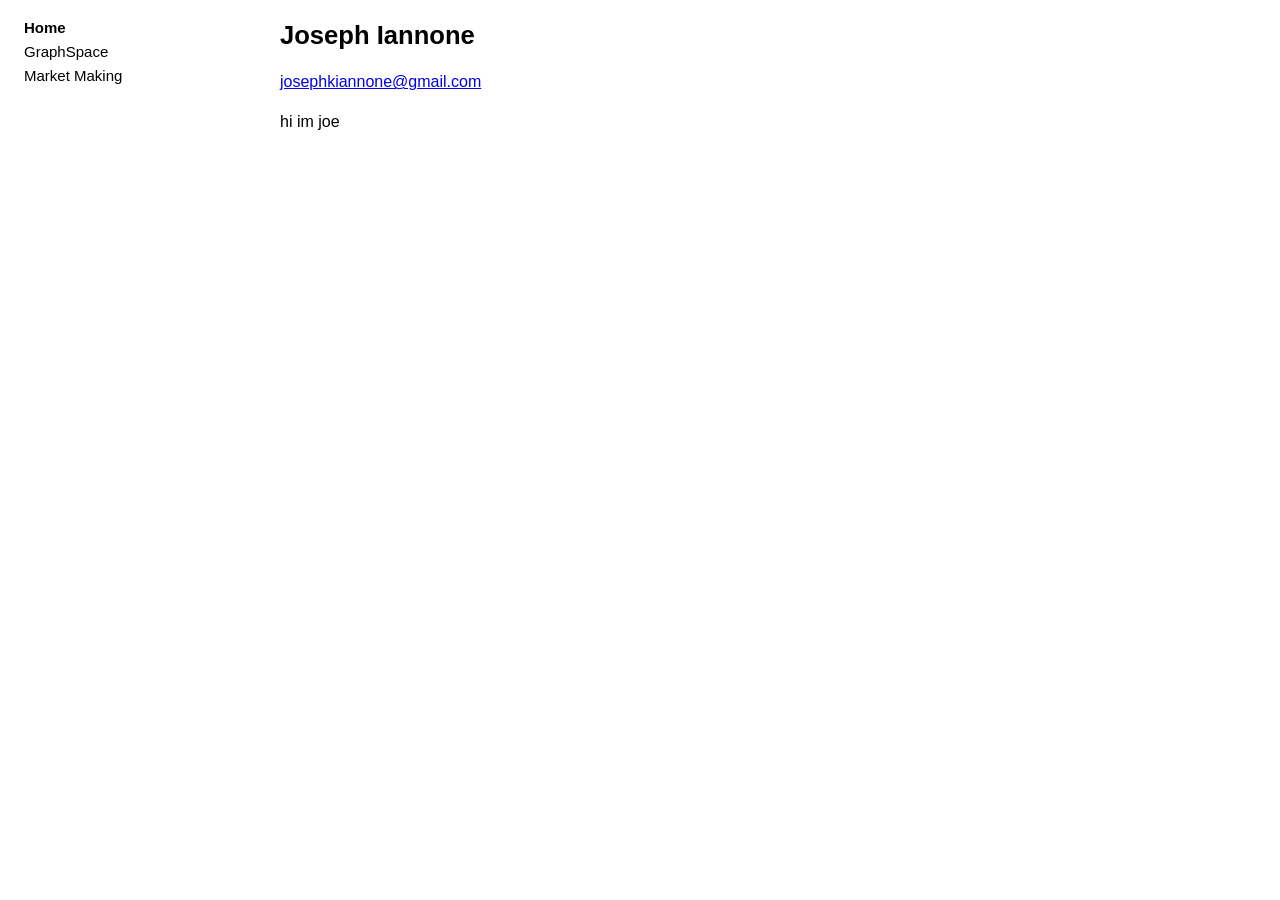
<file: index.html>
<!DOCTYPE html>
<html lang="en">
<head>
<meta charset="UTF-8">
<meta name="viewport" content="width=device-width, initial-scale=1.0">
<title>Joseph Iannone</title>
<style>
body { margin: 0 auto; max-width: 720px; padding: 16px; background: #fff; color: #000; font-family: Arial, Helvetica, sans-serif; font-size: 16px; line-height: 1.5; }
h1 { font-size: 1.6em; margin: 0 0 0.3em; }
</style>
<link rel="stylesheet" href="/site.css">
</head>
<body>
<nav class="dir" aria-label="Site"><ul><li><a href="/" aria-current="page">Home</a></li><li><a href="/graphspace/">GraphSpace</a></li><li><a href="/market-making/">Market Making</a></li></ul></nav>
<h1>Joseph Iannone</h1>
<p><a href="mailto:josephkiannone@gmail.com">josephkiannone@gmail.com</a></p>
<p>hi im joe</p>
</body>
</html>
</file>
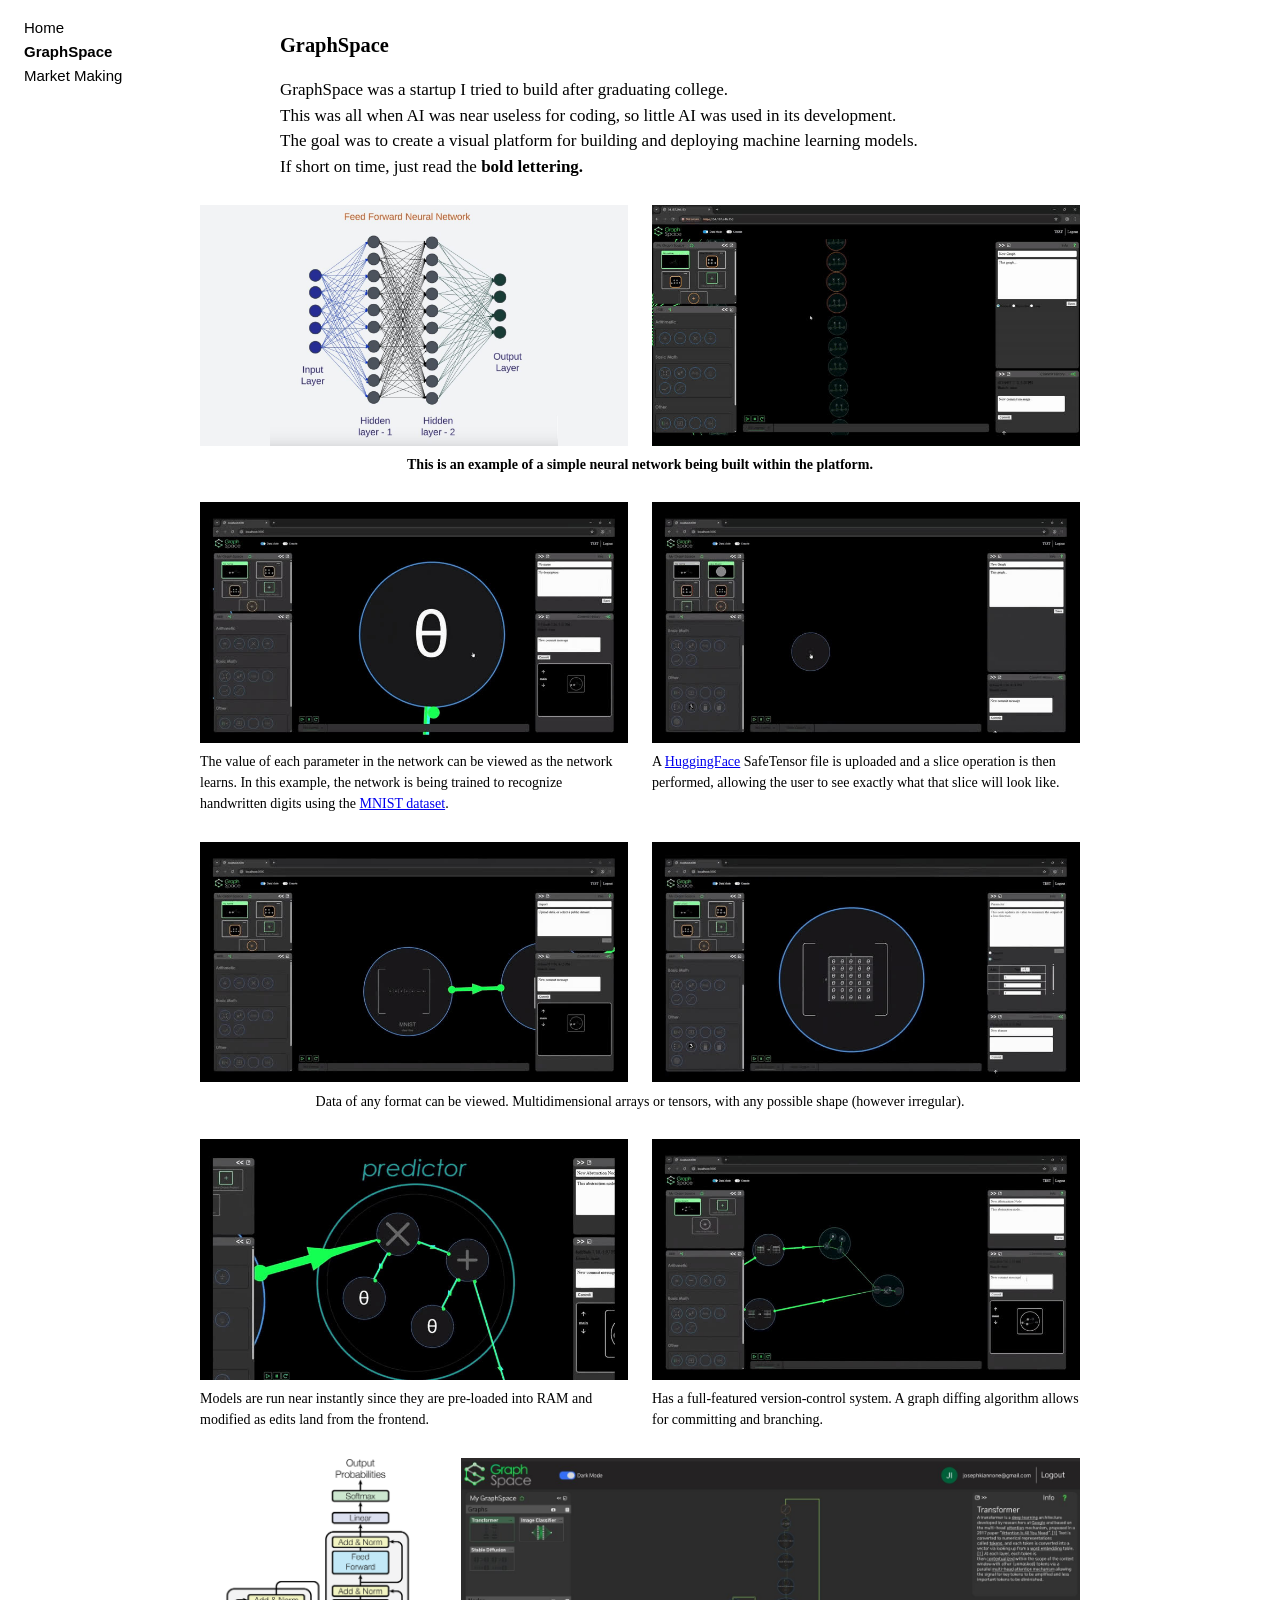
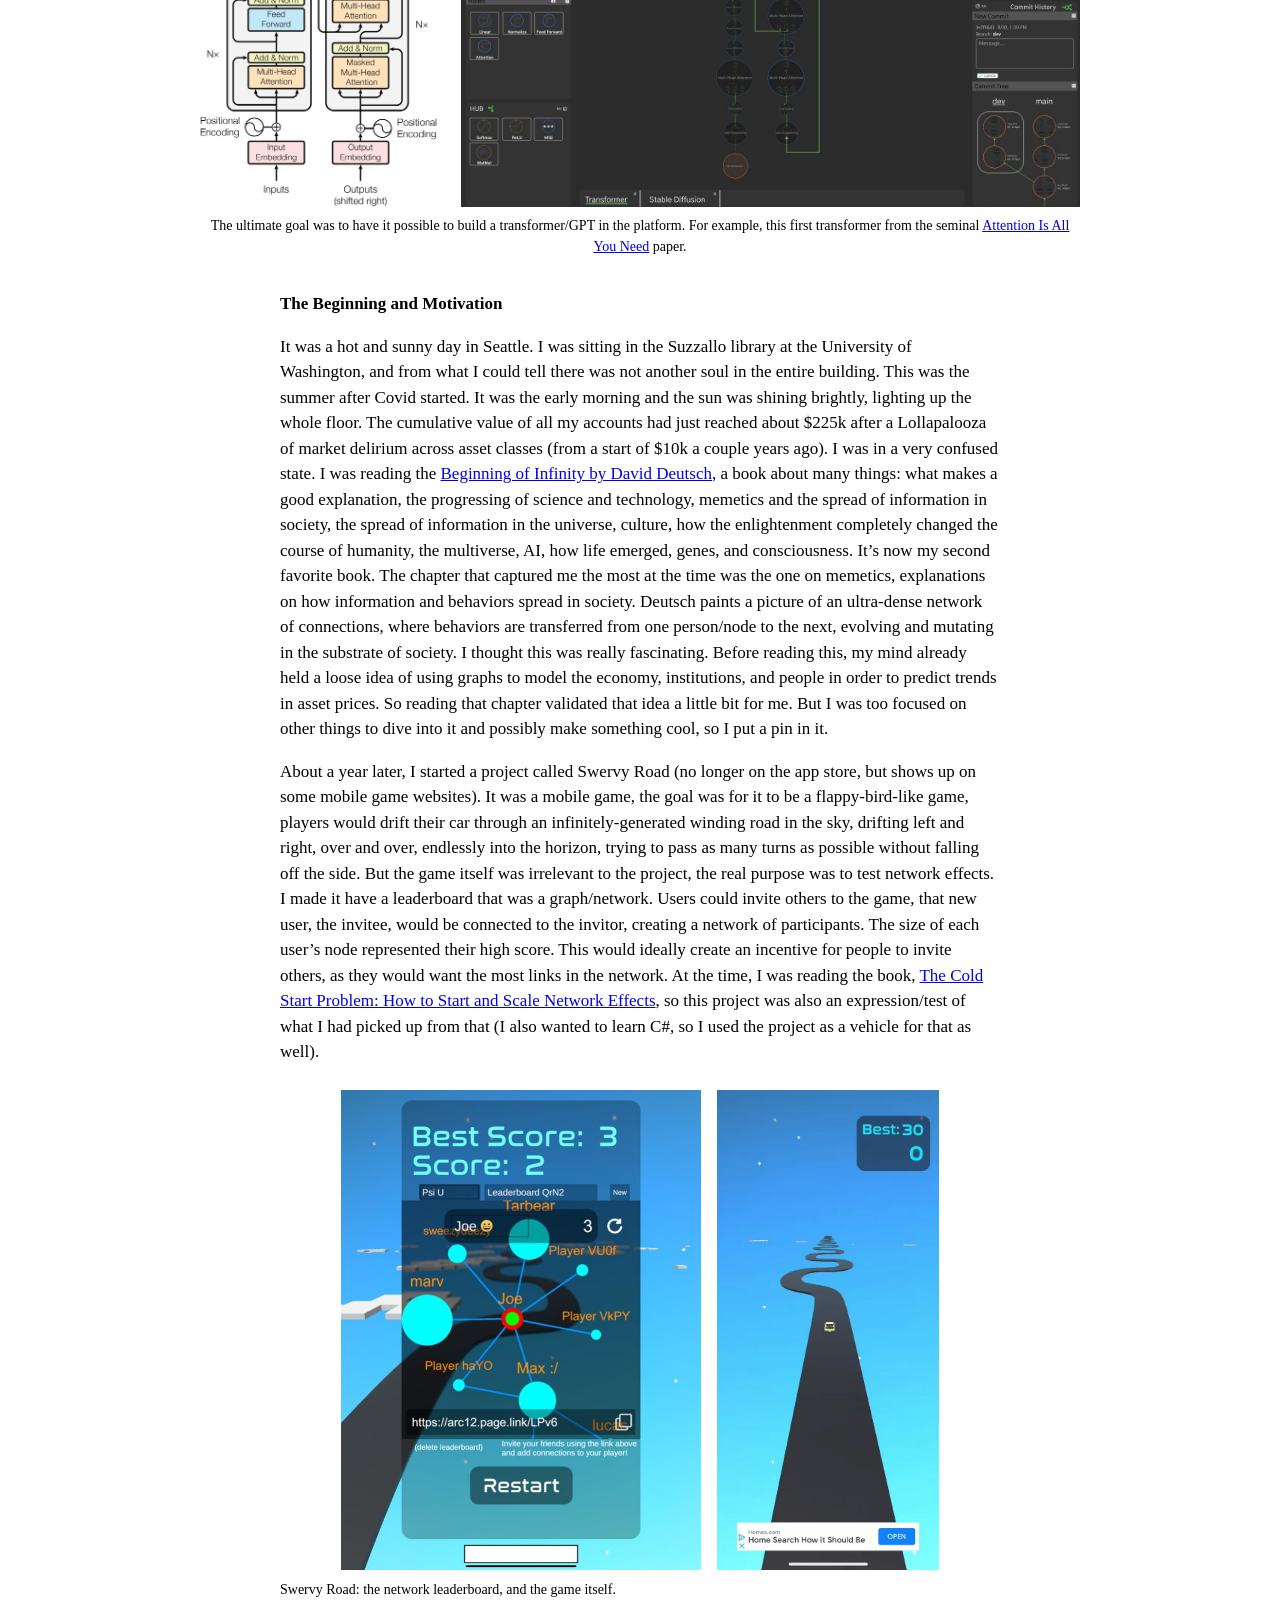
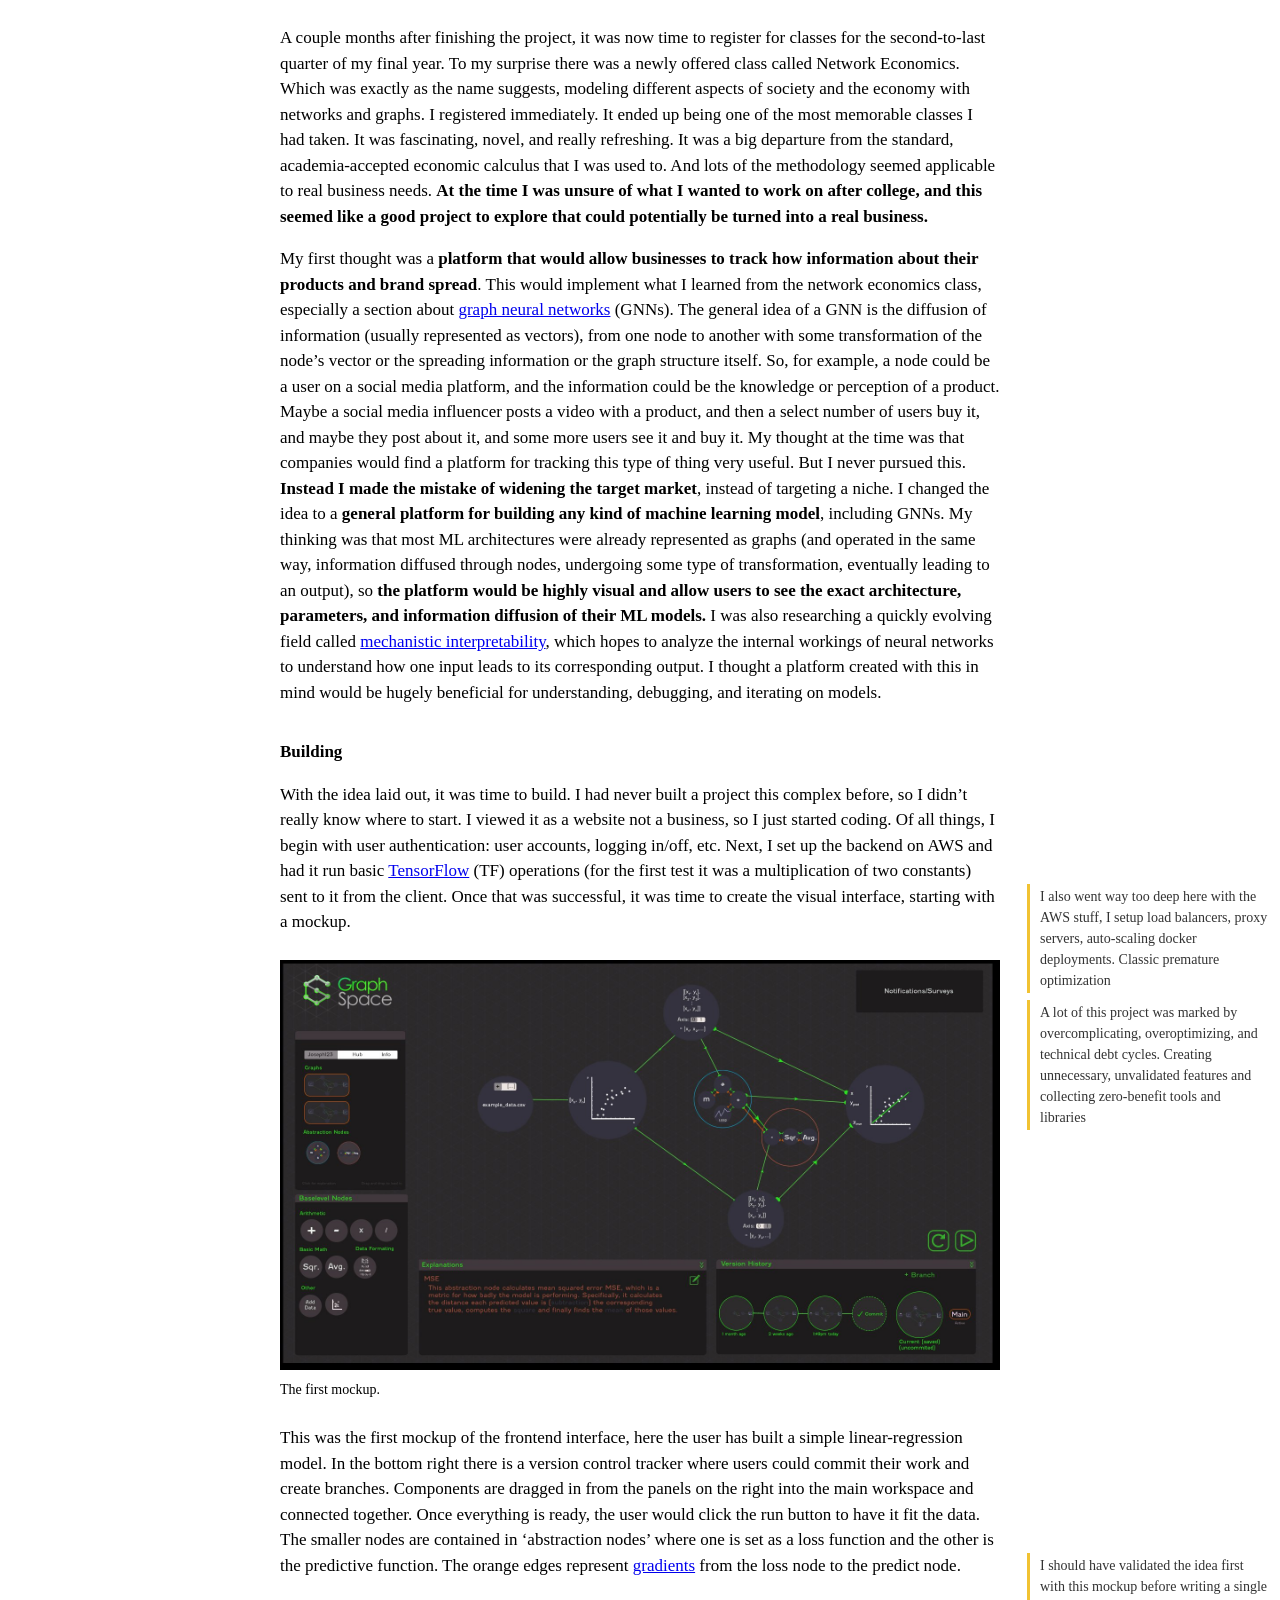
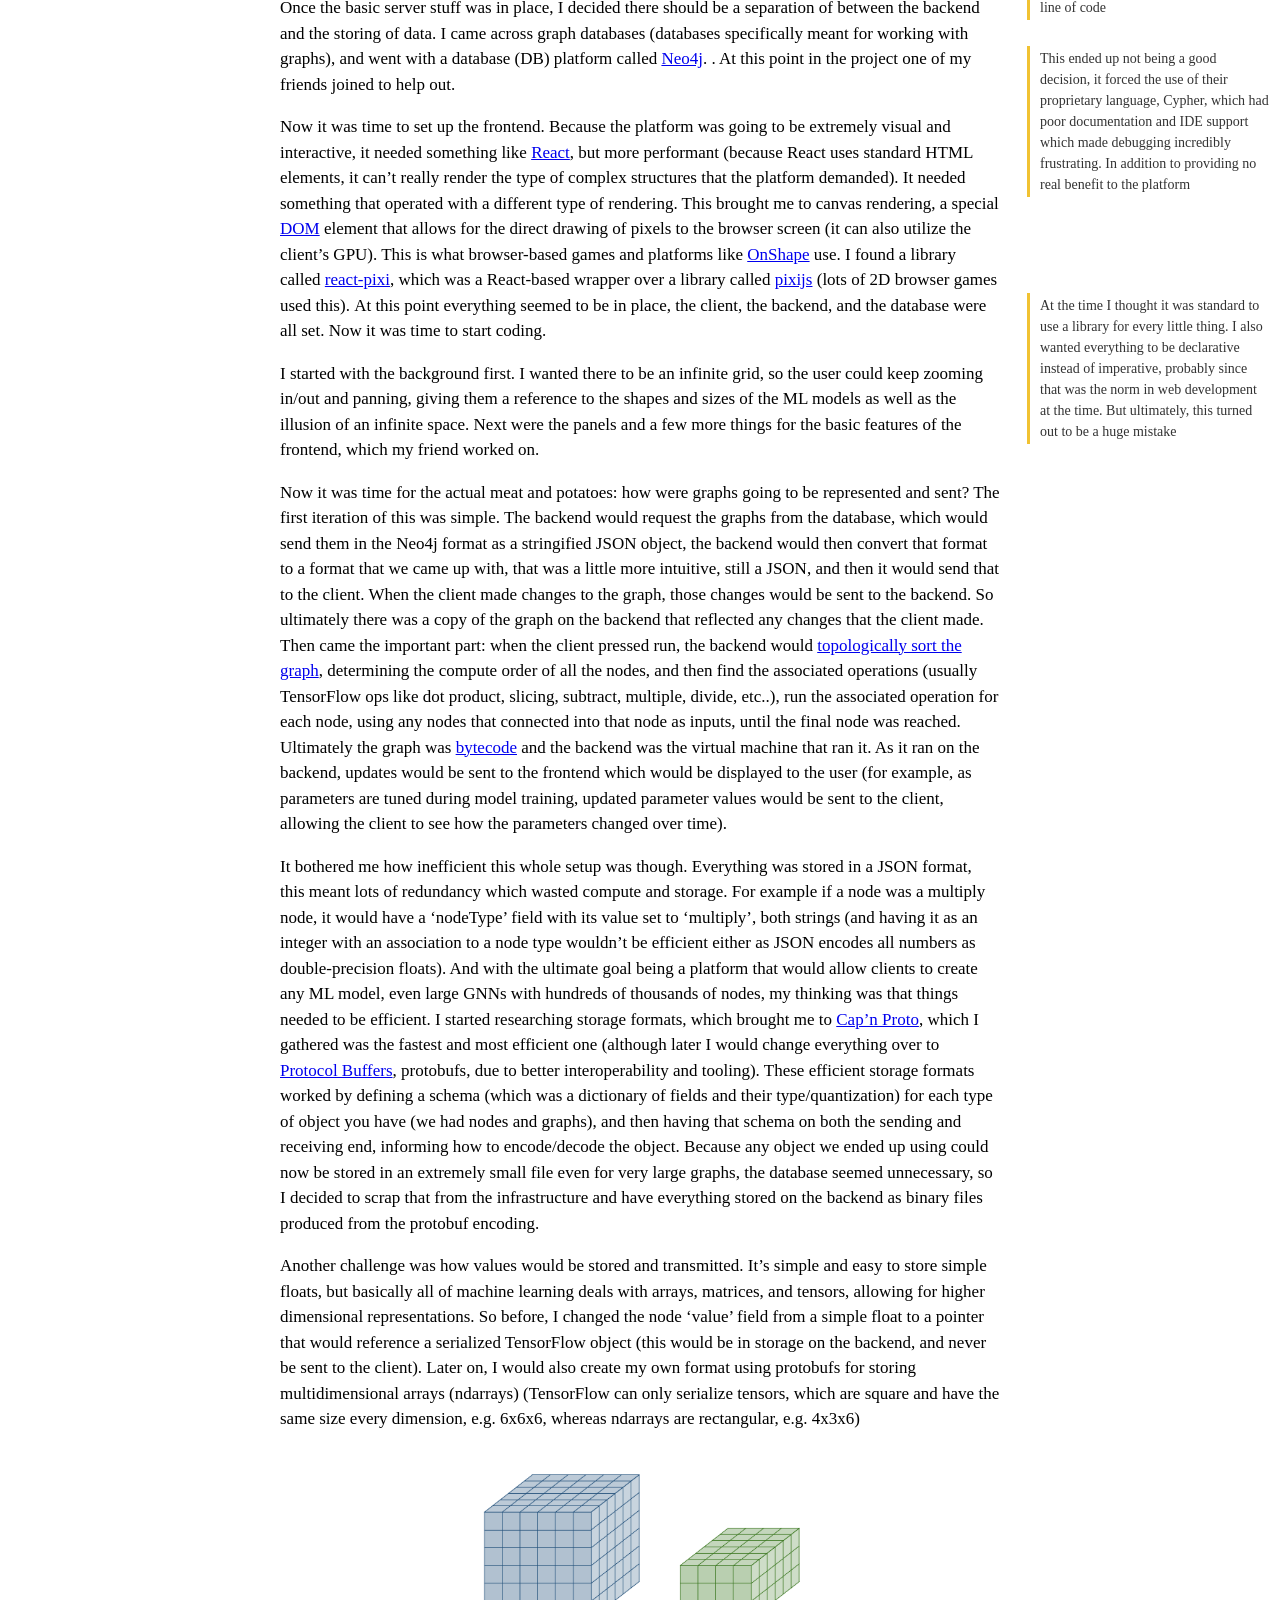
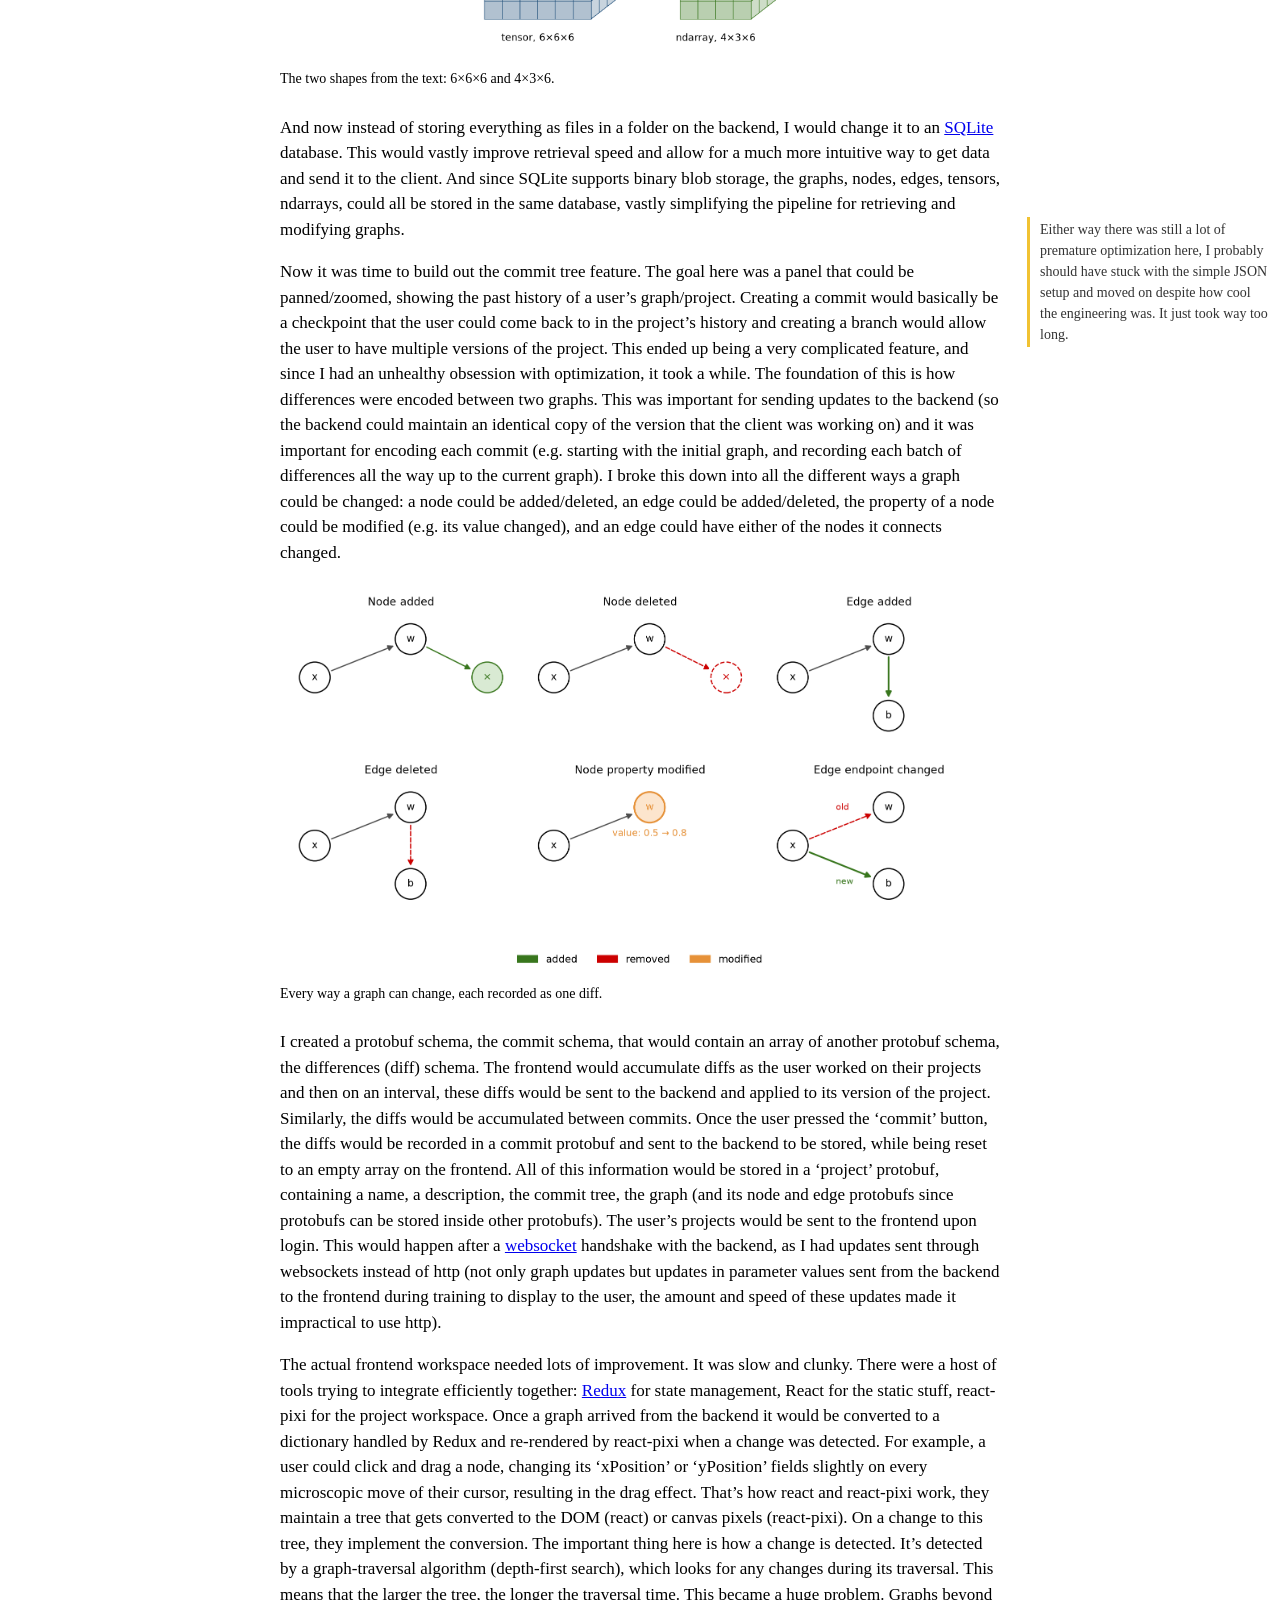
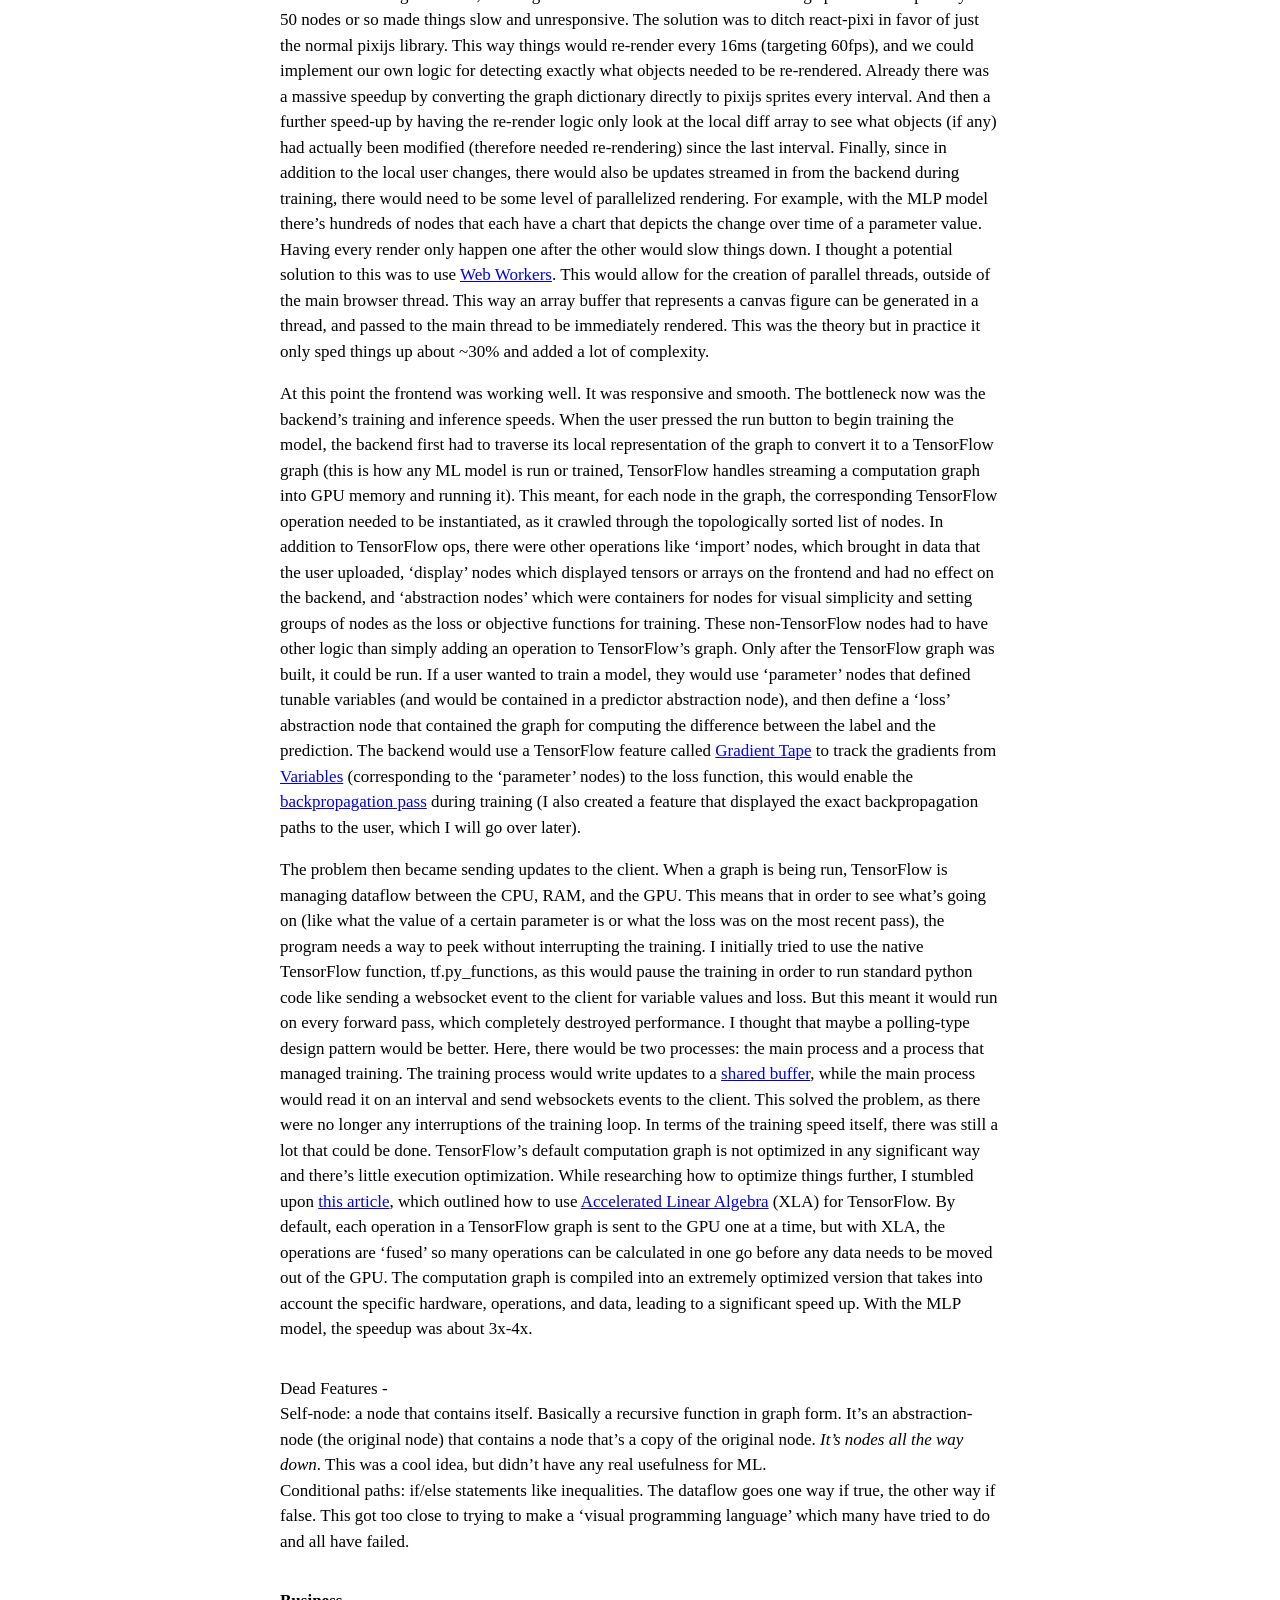
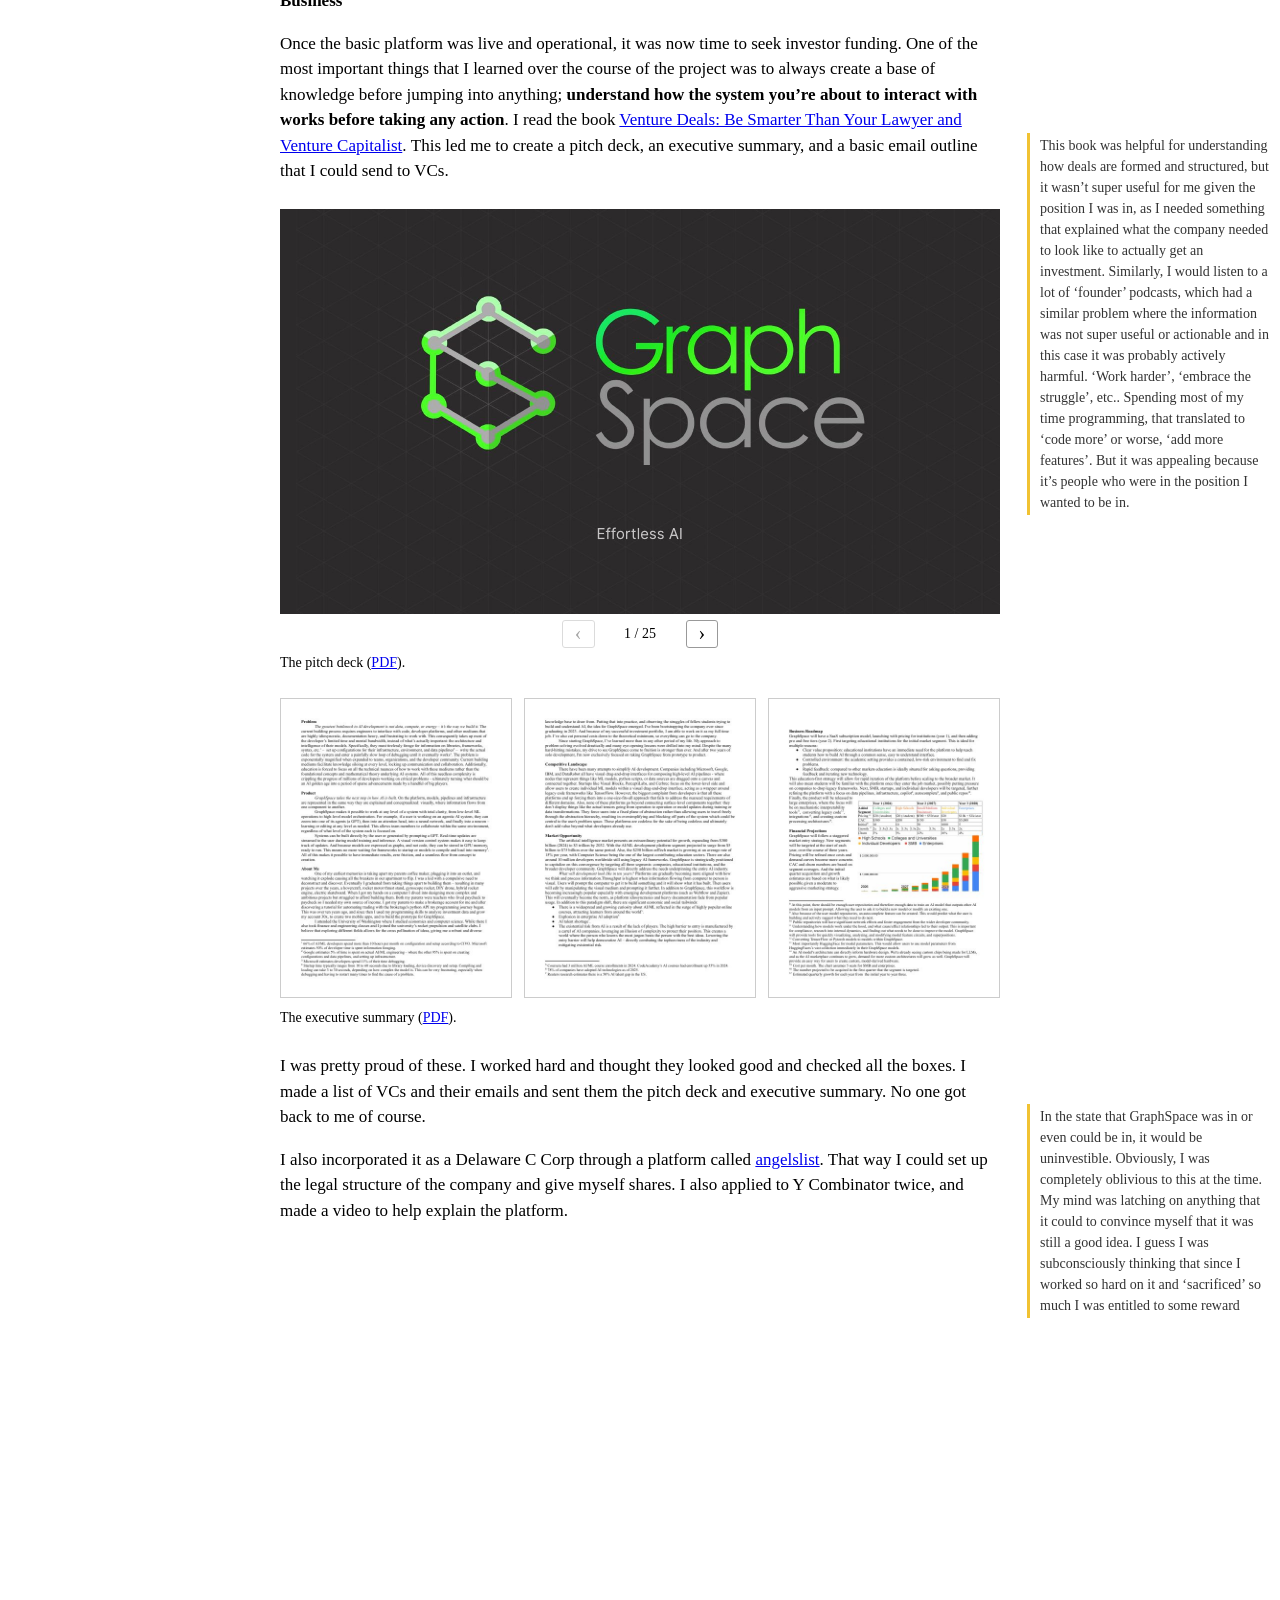
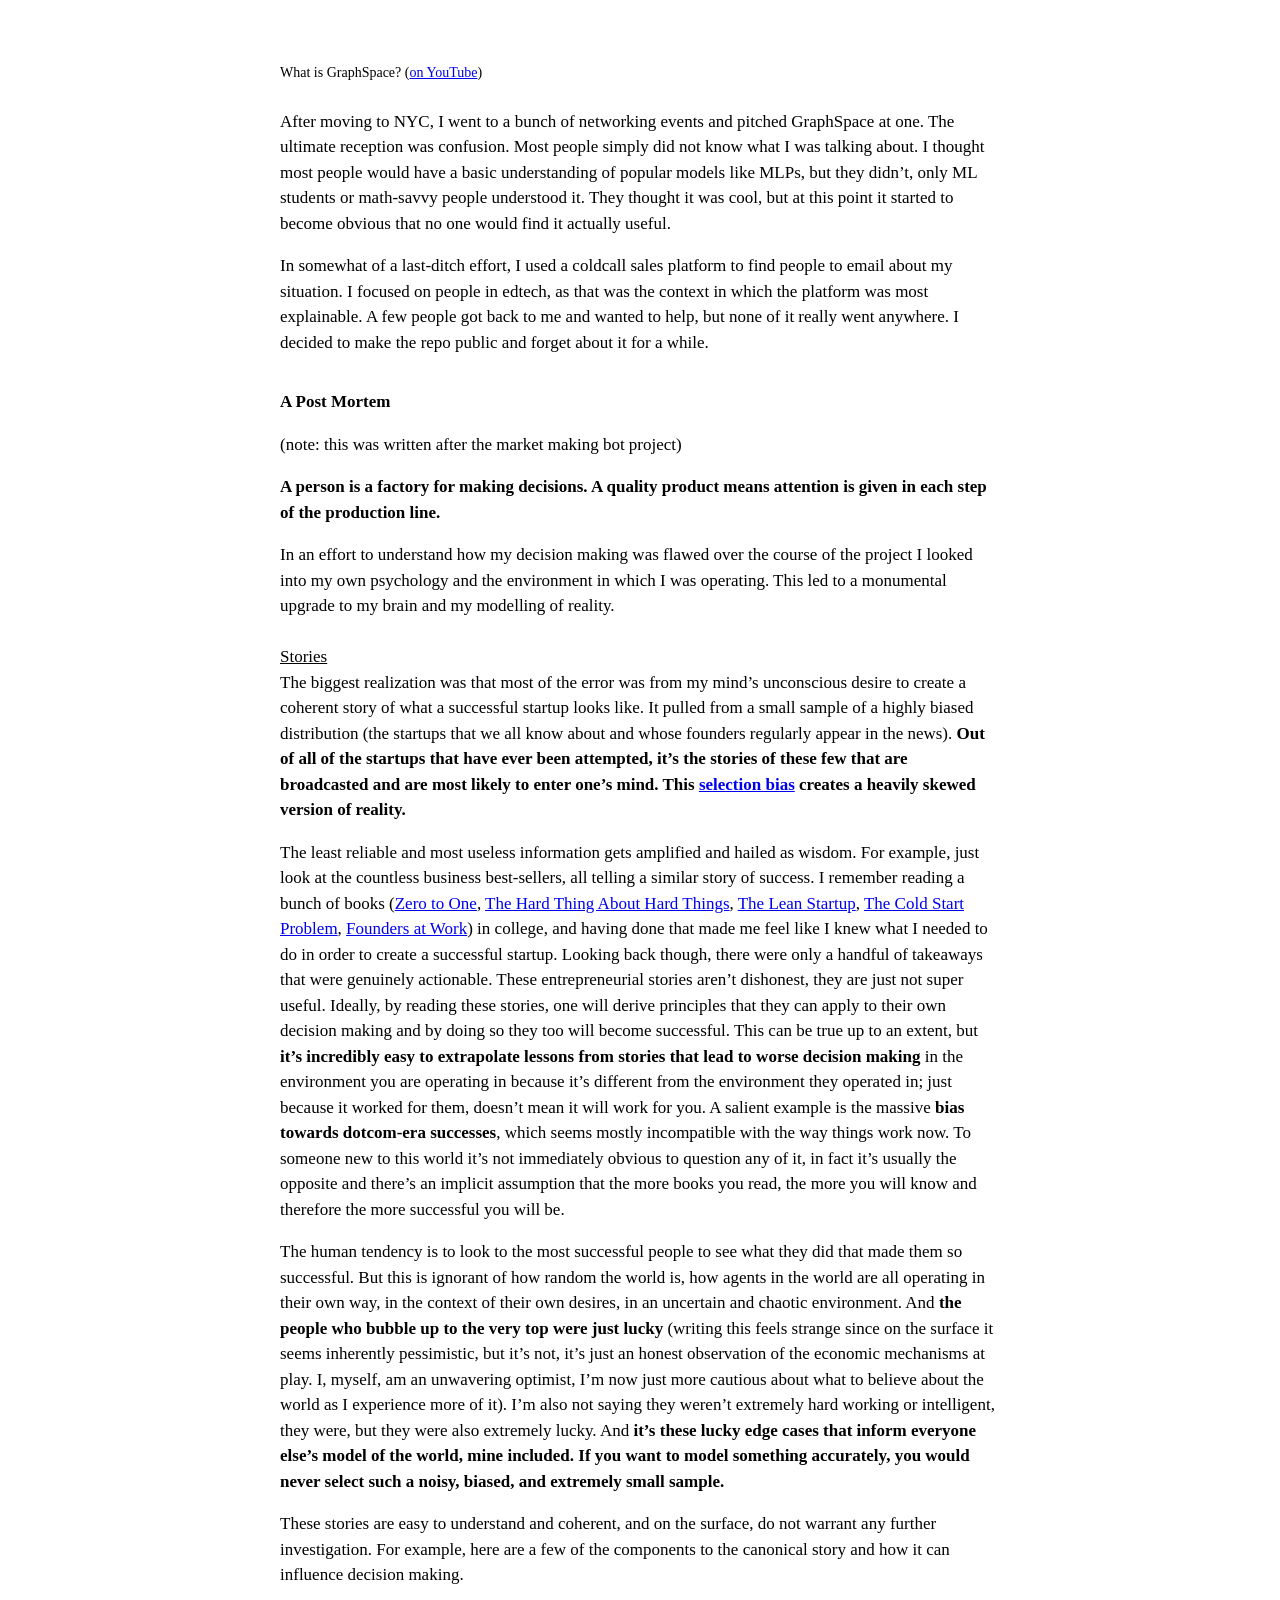
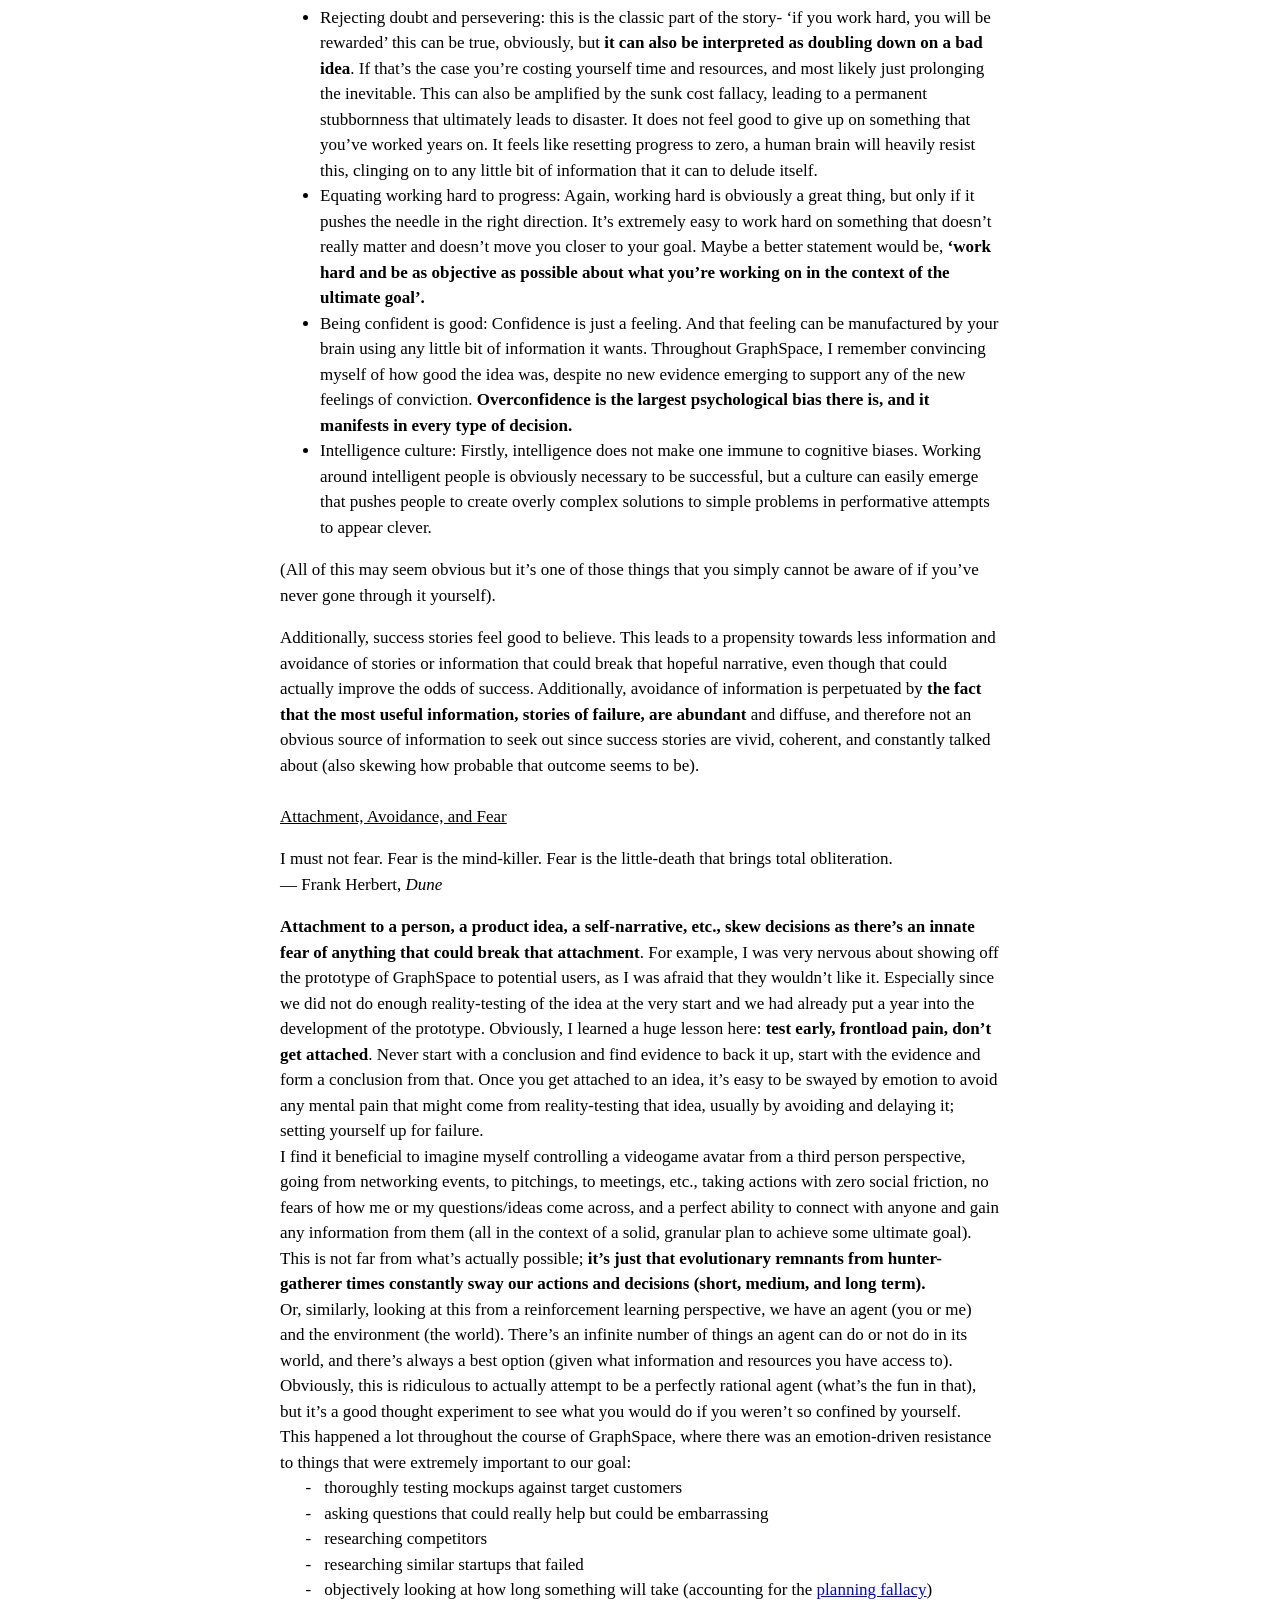
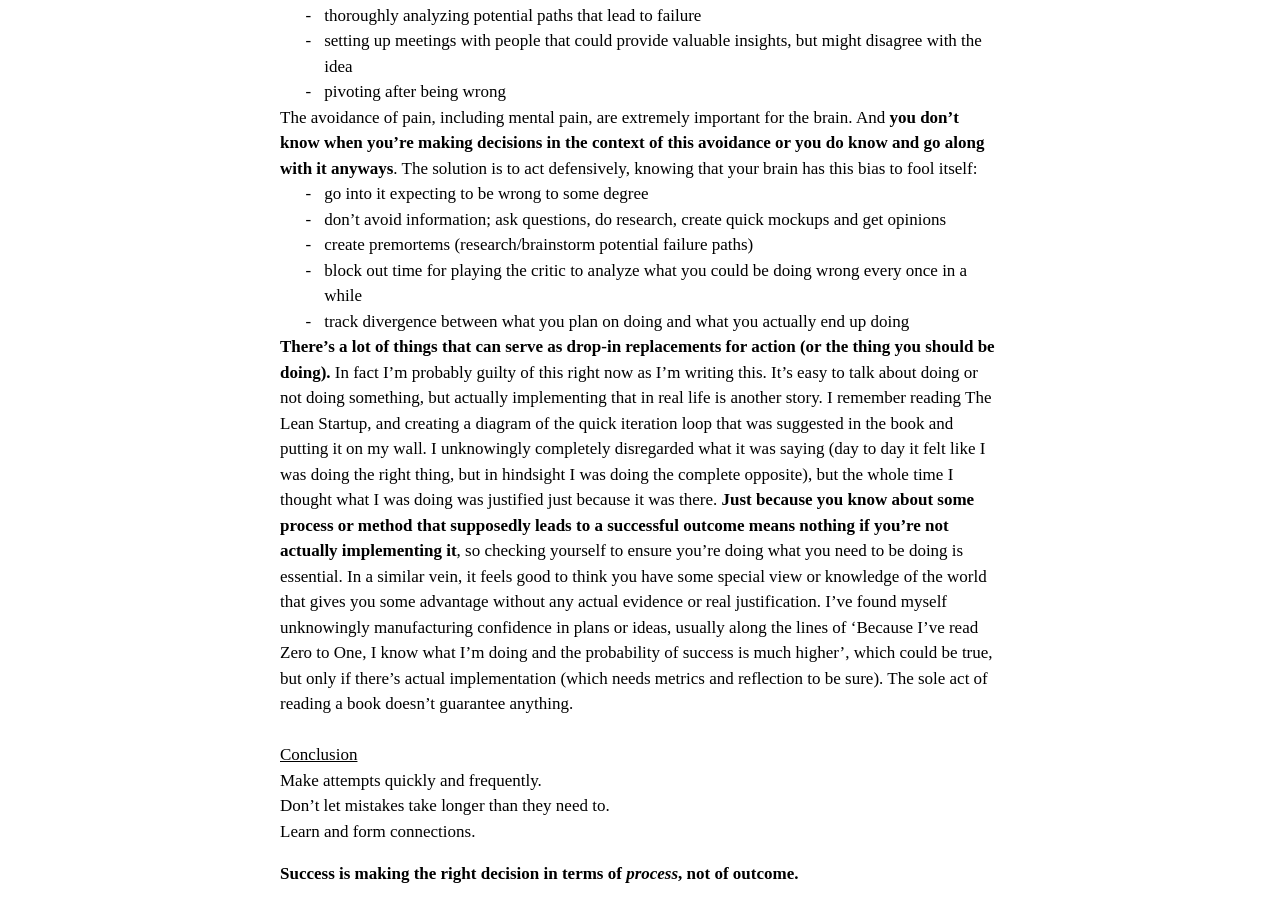
<file: graphspace/index.html>
<!DOCTYPE html>
<html lang="en">
<head>
<meta charset="UTF-8">
<meta name="viewport" content="width=device-width, initial-scale=1.0">
<title>GraphSpace</title>
<style>
body { margin: 0 auto; max-width: 720px; padding: 16px; background: #fff; color: #000; font-family: "Times New Roman", Times, serif; font-size: 17px; line-height: 1.5; }
h2 { font-size: 1em; font-weight: bold; margin: 2em 0 0.5em; }
figure { margin: 1.5em 0; }
figure img, figure video { display: block; max-width: 100%; height: auto; margin: 0 auto 0.5em; }
figcaption { font-size: 14px; }
.showcase { --w: min(1100px, calc(100vw - 48px)); width: var(--w); margin: 1.5em 0 1.5em calc((100% - var(--w)) / 2); display: grid; grid-template-columns: 1fr 1fr; gap: 1.6em 24px; }
@media (min-width: 1100px) { .showcase { --w: max(720px, min(1100px, calc(100vw - 400px))); } }
@media (max-width: 540px) { .showcase { --w: 100%; } }
.showcase figure { margin: 0; }
.showcase > figure.lead { grid-column: 1 / -1; }
.lead-pair { display: grid; grid-template-columns: 1fr 1fr; gap: 24px; }
.lead figcaption { text-align: center; }
.lead-pair.fit { display: flex; gap: 24px; align-items: flex-start; }
.lead-pair.fit > img { flex: var(--ar) 1 0; min-width: 0; width: auto; height: auto; aspect-ratio: auto; }
@media (max-width: 540px) {
  .lead-pair { grid-template-columns: 1fr; gap: 1.2em; }
  .lead-pair.fit { flex-direction: column; align-items: center; }
  .lead-pair.fit > img { flex: none; width: 100%; }
  .lead-pair.fit > img:first-child { width: auto; max-width: 100%; max-height: 420px; }
}
.showcase img, .showcase video { width: 100%; aspect-ratio: 16 / 9; object-fit: contain; }
@media (max-width: 540px) {
  .showcase { grid-template-columns: 1fr; }
}
.slides { display: flex; overflow-x: auto; scroll-snap-type: x mandatory; scroll-behavior: smooth; overscroll-behavior-x: contain; scrollbar-width: thin; background: #2b2b2b; }
.slides img { flex: 0 0 100%; width: 100%; aspect-ratio: 16 / 9; margin: 0; scroll-snap-align: start; }
.deck-nav { display: flex; align-items: center; justify-content: center; gap: 14px; margin: 0.4em 0 0.3em; font-size: 14px; }
.deck-nav[hidden] { display: none; }
.deck-nav .count { min-width: 4.5em; text-align: center; }
.deck-nav button { font: inherit; font-size: 20px; line-height: 1; padding: 2px 12px 4px; color: #000; background: #fff; border: 1px solid #999; border-radius: 3px; cursor: pointer; }
.deck-nav button:disabled { opacity: 0.35; cursor: default; }
.pages { display: grid; grid-template-columns: repeat(3, 1fr); gap: 12px; margin-bottom: 0.5em; }
.pages img { width: 100%; margin: 0; border: 1px solid #ccc; box-sizing: border-box; }
.pair { display: flex; justify-content: center; gap: 16px; margin-bottom: 0.5em; }
.pair img, .pair video { height: 480px; width: auto; max-width: none; margin: 0; }
@media (max-width: 540px) { .pair img, .pair video { height: 300px; } }
iframe.video { display: block; width: 100%; aspect-ratio: 16 / 9; border: 0; margin: 0 auto 0.5em; }
h3.u { font-size: 1em; font-weight: normal; text-decoration: underline; margin: 1.5em 0 0; }
h3.u + p { margin-top: 0; }
h3.u + p.quote { margin-top: 1em; }
p.tight { margin-bottom: 0; }
ul.dash { list-style: none; padding-left: 2.6em; margin: 0; }
ul.dash li { text-indent: -1.1em; }
ul.dash li::before { content: "-"; display: inline-block; width: 1.1em; text-indent: 0; }
ul.dash + p.tight { margin-top: 0; }
.note { display: block; margin: 0.5em 0; padding: 4px 10px; border-left: 3px solid #f1c232; background: #fff8e1; font-size: 14px; color: #333; }
@media (min-width: 1240px) {
  .note { float: right; clear: right; width: 230px; margin: 0 -270px 0.5em 0; padding: 2px 0 2px 10px; background: none; }
}
</style>
<link rel="stylesheet" href="/site.css">
</head>
<body>
<nav class="dir" aria-label="Site"><ul><li><a href="/">Home</a></li><li><a href="/graphspace/" aria-current="page">GraphSpace</a></li><li><a href="/market-making/">Market Making</a></li></ul></nav>
<h1 style="font-size:1.2em">GraphSpace</h1>
<p>GraphSpace was a startup I tried to build after graduating college.<br>
This was all when AI was near useless for coding, so little AI was used in its development.<br>
The goal was to create a visual platform for building and deploying machine learning models.<br>
If short on time, just read the <b>bold lettering.</b></p>


<div class="showcase">
<figure class="lead">
<div class="lead-pair">
<img src="media/mlp_diagram.jpg" alt="Diagram of a feed-forward neural network: an input layer, two hidden layers and an output layer, each neuron connected to every neuron in the next layer" width="1024" height="854" style="background:#f2f3f5">
<video src="media/build.mp4" poster="media/build.jpg" autoplay muted loop playsinline preload="none" aria-label="Building a multi-layer perceptron in GraphSpace"></video>
</div>
<figcaption><b>This is an example of a simple neural network being built within the platform.</b></figcaption>
</figure>
<figure>
<video src="media/mlp.mp4" poster="media/mlp.jpg" autoplay muted loop playsinline preload="none" aria-label="A neural network training in GraphSpace, with each parameter's value shown"></video>
<figcaption>The value of each parameter in the network can be viewed as the network learns. In this example, the network is being trained to recognize handwritten digits using the <a href="https://en.wikipedia.org/wiki/MNIST_database">MNIST dataset</a>.</figcaption>
</figure>
<figure>
<video src="media/import.mp4" poster="media/import.jpg" autoplay muted loop playsinline preload="none" aria-label="Uploading a HuggingFace tensor file and slicing it"></video>
<figcaption>A <a href="https://huggingface.co/">HuggingFace</a> SafeTensor file is uploaded and a slice operation is then performed, allowing the user to see exactly what that slice will look like.</figcaption>
</figure>
<figure class="lead">
<div class="lead-pair">
<video src="media/array.mp4" poster="media/array.jpg" autoplay muted loop playsinline preload="none" aria-label="Viewing an array"></video>
<video src="media/tensor.mp4" poster="media/tensor.jpg" autoplay muted loop playsinline preload="none" aria-label="Viewing a tensor"></video>
</div>
<figcaption>Data of any format can be viewed. Multidimensional arrays or tensors, with any possible shape (however irregular).</figcaption>
</figure>
<figure>
<video src="media/instant.mp4" poster="media/instant.jpg" autoplay muted loop playsinline preload="none" aria-label="Running a model instantly"></video>
<figcaption>Models are run near instantly since they are pre-loaded into RAM and modified as edits land from the frontend.</figcaption>
</figure>
<figure>
<video src="media/vcs.mp4" poster="media/vcs.jpg" autoplay muted loop playsinline preload="none" aria-label="Committing and branching"></video>
<figcaption>Has a full-featured version-control system. A graph diffing algorithm allows for committing and branching.</figcaption>
</figure>
<figure class="lead">
<div class="lead-pair fit">
<img src="media/transformer_paper.png" style="--ar:0.6789" width="1000" height="1473" alt="The Transformer architecture diagram from Attention Is All You Need: encoder and decoder stacks of multi-head attention and feed-forward layers" loading="lazy">
<img style="--ar:1.7713" width="1456" height="822" src="media/transformer.jpg" alt="A transformer built in GraphSpace" loading="lazy">
</div>
<figcaption>The ultimate goal was to have it possible to build a transformer/GPT in the platform. For example, this first transformer from the seminal <a href="https://arxiv.org/abs/1706.03762">Attention Is All You Need</a> paper.</figcaption>
</figure>
</div>

<h2 id="the-beginning-and-motivation">The Beginning and Motivation</h2>

<p>It was a hot and sunny day in Seattle. I was sitting in the Suzzallo library at the University of Washington, and from what I could tell there was not another soul in the entire building. This was the summer after Covid started. It was the early morning and the sun was shining brightly, lighting up the whole floor. The cumulative value of all my accounts had just reached about $225k after a Lollapalooza of market delirium across asset classes (from a start of $10k a couple years ago). I was in a very confused state. I was reading the <a href="https://www.amazon.com/dp/0713992743?lv=shuf&amp;channelId=500&amp;plpRedirect=mhFallback">Beginning of Infinity by David Deutsch</a>, a book about many things: what makes a good explanation, the progressing of science and technology, memetics and the spread of information in society, the spread of information in the universe, culture, how the enlightenment completely changed the course of humanity, the multiverse, AI, how life emerged, genes, and consciousness. It’s now my second favorite book. The chapter that captured me the most at the time was the one on memetics, explanations on how information and behaviors spread in society. Deutsch paints a picture of an ultra-dense network of connections, where behaviors are transferred from one person/node to the next, evolving and mutating in the substrate of society. I thought this was really fascinating. Before reading this, my mind already held a loose idea of using graphs to model the economy, institutions, and people in order to predict trends in asset prices. So reading that chapter validated that idea a little bit for me. But I was too focused on other things to dive into it and possibly make something cool, so I put a pin in it.</p>

<p>About a year later, I started a project called Swervy Road (no longer on the app store, but shows up on some mobile game websites). It was a mobile game, the goal was for it to be a flappy-bird-like game, players would drift their car through an infinitely-generated winding road in the sky, drifting left and right, over and over, endlessly into the horizon, trying to pass as many turns as possible without falling off the side. But the game itself was irrelevant to the project, the real purpose was to test network effects. I made it have a leaderboard that was a graph/network. Users could invite others to the game, that new user, the invitee, would be connected to the invitor, creating a network of participants. The size of each user’s node represented their high score. This would ideally create an incentive for people to invite others, as they would want the most links in the network. At the time, I was reading the book, <a href="https://andrewchen.com/wp-content/uploads/2022/01/ColdStartProb_9780062969743_AS0928_cc20_Final.pdf">The Cold Start Problem: How to Start and Scale Network Effects</a>, so this project was also an expression/test of what I had picked up from that (I also wanted to learn C#, so I used the project as a vehicle for that as well).</p>

<figure>
<div class="pair">
<img src="media/swervy_leaderboard.jpg" alt="The Swervy Road leaderboard: players as nodes sized by high score, linked to whoever invited them" width="625" height="834" loading="lazy" style="aspect-ratio:625/834">
<video src="media/swervy_play.mp4" poster="media/swervy_play.jpg" autoplay muted loop playsinline preload="none" aria-label="Swervy Road gameplay: drifting a car along a winding road in the sky" width="592" height="1280" style="aspect-ratio:592/1280"></video>
</div>
<figcaption>Swervy Road: the network leaderboard, and the game itself.</figcaption>
</figure>

<p>A couple months after finishing the project, it was now time to register for classes for the second-to-last quarter of my final year. To my surprise there was a newly offered class called Network Economics. Which was exactly as the name suggests, modeling different aspects of society and the economy with networks and graphs. I registered immediately. It ended up being one of the most memorable classes I had taken. It was fascinating, novel, and really refreshing. It was a big departure from the standard, academia-accepted economic calculus that I was used to. And lots of the methodology seemed applicable to real business needs. <b>At the time I was unsure of what I wanted to work on after college, and this seemed like a good project to explore that could potentially be turned into a real business.</b></p>

<p>My first thought was a <b>platform that would allow businesses to track how information about their products and brand spread</b>. This would implement what I learned from the network economics class, especially a section about <a href="https://en.wikipedia.org/wiki/Graph_neural_network">graph neural networks</a> (GNNs). The general idea of a GNN is the diffusion of information (usually represented as vectors), from one node to another with some transformation of the node’s vector or the spreading information or the graph structure itself. So, for example, a node could be a user on a social media platform, and the information could be the knowledge or perception of a product. Maybe a social media influencer posts a video with a product, and then a select number of users buy it, and maybe they post about it, and some more users see it and buy it. My thought at the time was that companies would find a platform for tracking this type of thing very useful. But I never pursued this. <b>Instead I made the mistake of widening the target market</b>, instead of targeting a niche. I changed the idea to a <b>general platform for building any kind of machine learning model</b>, including GNNs. My thinking was that most ML architectures were already represented as graphs (and operated in the same way, information diffused through nodes, undergoing some type of transformation, eventually leading to an output), so <b>the platform would be highly visual and allow users to see the exact architecture, parameters, and information diffusion of their ML models.</b> I was also researching a quickly evolving field called <a href="https://en.wikipedia.org/wiki/Mechanistic_interpretability">mechanistic interpretability</a>, which hopes to analyze the internal workings of neural networks to understand how one input leads to its corresponding output. I thought a platform created with this in mind would be hugely beneficial for understanding, debugging, and iterating on models.</p>

<h2 id="building">Building</h2>

<p>With the idea laid out, it was time to build. I had never built a project this complex before, so I didn’t really know where to start. I viewed it as a website not a business, so I just started coding. Of all things, I begin with user authentication: user accounts, logging in/off, etc. Next, I set up the backend on AWS and had it run basic <a href="https://www.tensorflow.org/">TensorFlow</a> (TF) operations (for the first test it was a multiplication of two constants) sent to it from the client. <span class="note">I also went way too deep here with the AWS stuff, I setup load balancers, proxy servers, auto-scaling docker deployments. Classic premature optimization</span>  <span class="note">A lot of this project was marked by overcomplicating, overoptimizing, and technical debt cycles. Creating unnecessary, unvalidated features and collecting zero-benefit tools and libraries</span> Once that was successful, it was time to create the visual interface, starting with a mockup.</p>

<figure>
<img src="media/mockup.jpg" alt="The first mockup of the GraphSpace interface" loading="lazy">
<figcaption>The first mockup.</figcaption>
</figure>

<p>This was the first mockup of the frontend interface, here the user has built a simple linear-regression model. In the bottom right there is a version control tracker where users could commit their work and create branches. Components are dragged in from the panels on the right into the main workspace and connected together. Once everything is ready, the user would click the run button to have it fit the data. The smaller nodes are contained in ‘abstraction nodes’ where one is set as a loss function and the other is the predictive function. The orange edges represent <a href="https://en.wikipedia.org/wiki/Backpropagation">gradients</a> from the loss node to the predict node. <span class="note">I should have validated the idea first with this mockup before writing a single line of code</span></p>

<p>Once the basic server stuff was in place, I decided there should be a separation of between the backend and the storing of data. I came across graph databases (databases specifically meant for working with graphs), and went with a database (DB) platform called <a href="https://neo4j.com/">Neo4j</a>. <span class="note">This ended up not being a good decision, it forced the use of their proprietary language, Cypher, which had poor documentation and IDE support which made debugging incredibly frustrating. In addition to providing no real benefit to the platform</span> . At this point in the project one of my friends joined to help out.</p>

<p>Now it was time to set up the frontend. Because the platform was going to be extremely visual and interactive, it needed something like <a href="https://react.dev/">React</a>, but more performant (because React uses standard HTML elements, it can’t really render the type of complex structures that the platform demanded). It needed something that operated with a different type of rendering. This brought me to canvas rendering, a special <a href="https://developer.mozilla.org/en-US/docs/Web/API/Document_Object_Model">DOM</a> element that allows for the direct drawing of pixels to the browser screen (it can also utilize the client’s GPU). This is what browser-based games and platforms like <a href="https://www.onshape.com/en/">OnShape</a> use. I found a library called <a href="https://react.pixijs.io/">react-pixi</a>, which was a React-based wrapper over a library called <a href="https://pixijs.com/">pixijs</a> (lots of 2D browser games used this). <span class="note">At the time I thought it was standard to use a library for every little thing. I also wanted everything to be declarative instead of imperative, probably since that was the norm in web development at the time. But ultimately, this turned out to be a huge mistake</span> At this point everything seemed to be in place, the client, the backend, and the database were all set. Now it was time to start coding.</p>

<p>I started with the background first. I wanted there to be an infinite grid, so the user could keep zooming in/out and panning, giving them a reference to the shapes and sizes of the ML models as well as the illusion of an infinite space. Next were the panels and a few more things for the basic features of the frontend, which my friend worked on.</p>

<p>Now it was time for the actual meat and potatoes: how were graphs going to be represented and sent? The first iteration of this was simple. The backend would request the graphs from the database, which would send them in the Neo4j format as a stringified JSON object, the backend would then convert that format to a format that we came up with, that was a little more intuitive, still a JSON, and then it would send that to the client. When the client made changes to the graph, those changes would be sent to the backend. So ultimately there was a copy of the graph on the backend that reflected any changes that the client made. Then came the important part: when the client pressed run, the backend would <a href="https://en.wikipedia.org/wiki/Topological_sorting">topologically sort the graph</a>, determining the compute order of all the nodes, and then find the associated operations (usually TensorFlow ops like dot product, slicing, subtract, multiple, divide, etc..), run the associated operation for each node, using any nodes that connected into that node as inputs, until the final node was reached. Ultimately the graph was <a href="https://en.wikipedia.org/wiki/Bytecode">bytecode</a> and the backend was the virtual machine that ran it. As it ran on the backend, updates would be sent to the frontend which would be displayed to the user (for example, as parameters are tuned during model training, updated parameter values would be sent to the client, allowing the client to see how the parameters changed over time).</p>

<p>It bothered me how inefficient this whole setup was though. Everything was stored in a JSON format, this meant lots of redundancy which wasted compute and storage. For example if a node was a multiply node, it would have a ‘nodeType’ field with its value set to ‘multiply’, both strings (and having it as an integer with an association to a node type wouldn’t be efficient either as JSON encodes all numbers as double-precision floats). And with the ultimate goal being a platform that would allow clients to create any ML model, even large GNNs with hundreds of thousands of nodes, my thinking was that things needed to be efficient. I started researching storage formats, which brought me to <a href="https://github.com/capnproto/capnproto">Cap’n Proto</a>, which I gathered was the fastest and most efficient one (although later I would change everything over to <a href="https://protobuf.dev/">Protocol Buffers</a>, protobufs, due to better interoperability and tooling). These efficient storage formats worked by defining a schema (which was a dictionary of fields and their type/quantization) for each type of object you have (we had nodes and graphs), and then having that schema on both the sending and receiving end, informing how to encode/decode the object. Because any object we ended up using could now be stored in an extremely small file even for very large graphs, the database seemed unnecessary, so I decided to scrap that from the infrastructure and have everything stored on the backend as binary files produced from the protobuf encoding.</p>

<p>Another challenge was how values would be stored and transmitted. It’s simple and easy to store simple floats, but basically all of machine learning deals with arrays, matrices, and tensors, allowing for higher dimensional representations. So before, I changed the node ‘value’ field from a simple float to a pointer that would reference a serialized TensorFlow object (this would be in storage on the backend, and never be sent to the client). Later on, I would also create my own format using protobufs for storing multidimensional arrays (ndarrays) (TensorFlow can only serialize tensors, which are square and have the same size every dimension, e.g. 6x6x6, whereas ndarrays are rectangular, e.g. 4x3x6)</p>

<figure>
<img style="max-width:340px" width="940" height="561" src="media/tensor_vs_ndarray.png" alt="A 6x6x6 cube next to a 4x3x6 box" loading="lazy">
<figcaption>The two shapes from the text: 6×6×6 and 4×3×6.</figcaption>
</figure>

<p>And now instead of storing everything as files in a folder on the backend, I would change it to an <a href="https://www.sqlite.org/">SQLite</a> database. This would vastly improve retrieval speed and allow for a much more intuitive way to get data and send it to the client. And since SQLite supports binary blob storage, the graphs, nodes, edges, tensors, ndarrays, could all be stored in the same database, vastly simplifying the pipeline for retrieving and modifying graphs. <span class="note">Either way there was still a lot of premature optimization here, I probably should have stuck with the simple JSON setup and moved on despite how cool the engineering was. It just took way too long.</span></p>

<p>Now it was time to build out the commit tree feature. The goal here was a panel that could be panned/zoomed, showing the past history of a user’s graph/project. Creating a commit would basically be a checkpoint that the user could come back to in the project’s history and creating a branch would allow the user to have multiple versions of the project. This ended up being a very complicated feature, and since I had an unhealthy obsession with optimization, it took a while. The foundation of this is how differences were encoded between two graphs. This was important for sending updates to the backend (so the backend could maintain an identical copy of the version that the client was working on) and it was important for encoding each commit (e.g. starting with the initial graph, and recording each batch of differences all the way up to the current graph). I broke this down into all the different ways a graph could be changed: a node could be added/deleted, an edge could be added/deleted, the property of a node could be modified (e.g. its value changed), and an edge could have either of the nodes it connects changed.</p>

<figure>
<img src="media/graph_diffs.png" alt="The six kinds of change to a graph" loading="lazy">
<figcaption>Every way a graph can change, each recorded as one diff.</figcaption>
</figure>

<p>I created a protobuf schema, the commit schema, that would contain an array of another protobuf schema, the differences (diff) schema. The frontend would accumulate diffs as the user worked on their projects and then on an interval, these diffs would be sent to the backend and applied to its version of the project. Similarly, the diffs would be accumulated between commits. Once the user pressed the ‘commit’ button, the diffs would be recorded in a commit protobuf and sent to the backend to be stored, while being reset to an empty array on the frontend. All of this information would be stored in a ‘project’ protobuf, containing a name, a description, the commit tree, the graph (and its node and edge protobufs since protobufs can be stored inside other protobufs). The user’s projects would be sent to the frontend upon login. This would happen after a <a href="https://developer.mozilla.org/en-US/docs/Web/API/WebSockets_API">websocket</a> handshake with the backend, as I had updates sent through websockets instead of http (not only graph updates but updates in parameter values sent from the backend to the frontend during training to display to the user, the amount and speed of these updates made it impractical to use http).</p>

<p>The actual frontend workspace needed lots of improvement. It was slow and clunky. There were a host of tools trying to integrate efficiently together: <a href="https://redux.js.org/">Redux</a> for state management, React for the static stuff, react-pixi for the project workspace. Once a graph arrived from the backend it would be converted to a dictionary handled by Redux and re-rendered by react-pixi when a change was detected. For example, a user could click and drag a node, changing its ‘xPosition’ or ‘yPosition’ fields slightly on every microscopic move of their cursor, resulting in the drag effect. That’s how react and react-pixi work, they maintain a tree that gets converted to the DOM (react) or canvas pixels (react-pixi). On a change to this tree, they implement the conversion. The important thing here is how a change is detected. It’s detected by a graph-traversal algorithm (depth-first search), which looks for any changes during its traversal. This means that the larger the tree, the longer the traversal time. This became a huge problem. Graphs beyond 50 nodes or so made things slow and unresponsive. The solution was to ditch react-pixi in favor of just the normal pixijs library. This way things would re-render every 16ms (targeting 60fps), and we could implement our own logic for detecting exactly what objects needed to be re-rendered. Already there was a massive speedup by converting the graph dictionary directly to pixijs sprites every interval. And then a further speed-up by having the re-render logic only look at the local diff array to see what objects (if any) had actually been modified (therefore needed re-rendering) since the last interval. Finally, since in addition to the local user changes, there would also be updates streamed in from the backend during training, there would need to be some level of parallelized rendering. For example, with the MLP model there’s hundreds of nodes that each have a chart that depicts the change over time of a parameter value. Having every render only happen one after the other would slow things down. I thought a potential solution to this was to use <a href="https://developer.mozilla.org/en-US/docs/Web/API/Web_Workers_API/Using_web_workers">Web Workers</a>. This would allow for the creation of parallel threads, outside of the main browser thread. This way an array buffer that represents a canvas figure can be generated in a thread, and passed to the main thread to be immediately rendered. This was the theory but in practice it only sped things up about ~30% and added a lot of complexity.</p>

<p>At this point the frontend was working well. It was responsive and smooth. The bottleneck now was the backend’s training and inference speeds. When the user pressed the run button to begin training the model, the backend first had to traverse its local representation of the graph to convert it to a TensorFlow graph (this is how any ML model is run or trained, TensorFlow handles streaming a computation graph into GPU memory and running it). This meant, for each node in the graph, the corresponding TensorFlow operation needed to be instantiated, as it crawled through the topologically sorted list of nodes. In addition to TensorFlow ops, there were other operations like ‘import’ nodes, which brought in data that the user uploaded, ‘display’ nodes which displayed tensors or arrays on the frontend and had no effect on the backend, and ‘abstraction nodes’ which were containers for nodes for visual simplicity and setting groups of nodes as the loss or objective functions for training. These non-TensorFlow nodes had to have other logic than simply adding an operation to TensorFlow’s graph. Only after the TensorFlow graph was built, it could be run. If a user wanted to train a model, they would use ‘parameter’ nodes that defined tunable variables (and would be contained in a predictor abstraction node), and then define a ‘loss’ abstraction node that contained the graph for computing the difference between the label and the prediction. The backend would use a TensorFlow feature called <a href="https://www.tensorflow.org/api_docs/python/tf/GradientTape">Gradient Tape</a> to track the gradients from <a href="https://www.tensorflow.org/api_docs/python/tf/Variable">Variables</a> (corresponding to the ‘parameter’ nodes) to the loss function, this would enable the <a href="https://en.wikipedia.org/wiki/Backpropagation">backpropagation pass</a> during training (I also created a feature that displayed the exact backpropagation paths to the user, which I will go over later).</p>

<p>The problem then became sending updates to the client. When a graph is being run, TensorFlow is managing dataflow between the CPU, RAM, and the GPU. This means that in order to see what’s going on (like what the value of a certain parameter is or what the loss was on the most recent pass), the program needs a way to peek without interrupting the training. I initially tried to use the native TensorFlow function, tf.py_functions, as this would pause the training in order to run standard python code like sending a websocket event to the client for variable values and loss. But this meant it would run on every forward pass, which completely destroyed performance. I thought that maybe a polling-type design pattern would be better. Here, there would be two processes: the main process and a process that managed training. The training process would write updates to a <a href="https://docs.python.org/3/library/multiprocessing.shared_memory.html">shared buffer</a>, while the main process would read it on an interval and send websockets events to the client. This solved the problem, as there were no longer any interruptions of the training loop. In terms of the training speed itself, there was still a lot that could be done. TensorFlow’s default computation graph is not optimized in any significant way and there’s little execution optimization. While researching how to optimize things further, I stumbled upon <a href="https://blog.tensorflow.org/2018/11/pushing-limits-of-gpu-performance-with-xla.html">this article</a>, which outlined how to use <a href="https://openxla.org/xla">Accelerated Linear Algebra</a> (XLA) for TensorFlow. By default, each operation in a TensorFlow graph is sent to the GPU one at a time, but with XLA, the operations are ‘fused’ so many operations can be calculated in one go before any data needs to be moved out of the GPU. The computation graph is compiled into an extremely optimized version that takes into account the specific hardware, operations, and data, leading to a significant speed up. With the MLP model, the speedup was about 3x-4x.</p>

<p id="dead-features" style="margin-top:2em">Dead Features -<br>
Self-node: a node that contains itself. Basically a recursive function in graph form. It’s an abstraction-node (the original node) that contains a node that’s a copy of the original node. <em>It’s nodes all the way down</em>. This was a cool idea, but didn’t have any real usefulness for ML.<br>
Conditional paths: if/else statements like inequalities. The dataflow goes one way if true, the other way if false. This got too close to trying to make a ‘visual programming language’ which many have tried to do and all have failed.</p>

<h2 id="business">Business</h2>

<p>Once the basic platform was live and operational, it was now time to seek investor funding. One of the most important things that I learned over the course of the project was to always create a base of knowledge before jumping into anything; <b>understand how the system you’re about to interact with works before taking any action</b>. I read the book <a href="https://venturedeals.com/">Venture Deals: Be Smarter Than Your Lawyer and Venture Capitalist</a>. <span class="note">This book was helpful for understanding how deals are formed and structured, but it wasn’t super useful for me given the position I was in, as I needed something that explained what the company needed to look like to actually get an investment. Similarly, I would listen to a lot of ‘founder’ podcasts, which had a similar problem where the information was not super useful or actionable and in this case it was probably actively harmful. ‘Work harder’, ‘embrace the struggle’, etc.. Spending most of my time programming, that translated to ‘code more’ or worse, ‘add more features’. But it was appealing because it’s people who were in the position I wanted to be in.</span> This led me to create a pitch deck, an executive summary, and a basic email outline that I could send to VCs.</p>

<figure class="deck">
<div class="slides" tabindex="0" role="region" aria-label="Pitch deck, 25 slides">
<img src="media/deck/01.jpg" alt="Slide 1: GraphSpace: Effortless AI" width="1440" height="810">
<img src="media/deck/02.jpg" alt="Slide 2: The Problem" width="1440" height="810">
<img src="media/deck/03.jpg" alt="Slide 3: The Problem: what AI/ML students and developers reported" width="1440" height="810" loading="lazy">
<img src="media/deck/04.jpg" alt="Slide 4: The Solution" width="1440" height="810" loading="lazy">
<img src="media/deck/05.jpg" alt="Slide 5: Example - Transformer" width="1440" height="810" loading="lazy">
<img src="media/deck/06.jpg" alt="Slide 6: Example - Transformer (in code)" width="1440" height="810" loading="lazy">
<img src="media/deck/07.jpg" alt="Slide 7: v1.0" width="1440" height="810" loading="lazy">
<img src="media/deck/08.jpg" alt="Slide 8: v1.0" width="1440" height="810" loading="lazy">
<img src="media/deck/09.jpg" alt="Slide 9: v1.0" width="1440" height="810" loading="lazy">
<img src="media/deck/10.jpg" alt="Slide 10: Prototype - Building a Model" width="1440" height="810" loading="lazy">
<img src="media/deck/11.jpg" alt="Slide 11: Prototype - Training" width="1440" height="810" loading="lazy">
<img src="media/deck/12.jpg" alt="Slide 12: Prototype - Importing and Manipulating" width="1440" height="810" loading="lazy">
<img src="media/deck/13.jpg" alt="Slide 13: Prototype - Creating Parameters" width="1440" height="810" loading="lazy">
<img src="media/deck/14.jpg" alt="Slide 14: Prototype - Arrays" width="1440" height="810" loading="lazy">
<img src="media/deck/15.jpg" alt="Slide 15: Prototype" width="1440" height="810" loading="lazy">
<img src="media/deck/16.jpg" alt="Slide 16: Prototype" width="1440" height="810" loading="lazy">
<img src="media/deck/17.jpg" alt="Slide 17: Additional Benefits" width="1440" height="810" loading="lazy">
<img src="media/deck/18.jpg" alt="Slide 18: Validation" width="1440" height="810" loading="lazy">
<img src="media/deck/19.jpg" alt="Slide 19: Market" width="1440" height="810" loading="lazy">
<img src="media/deck/20.jpg" alt="Slide 20: Competition" width="1440" height="810" loading="lazy">
<img src="media/deck/21.jpg" alt="Slide 21: Business Roadmap" width="1440" height="810" loading="lazy">
<img src="media/deck/22.jpg" alt="Slide 22: Business Roadmap (cont.)" width="1440" height="810" loading="lazy">
<img src="media/deck/23.jpg" alt="Slide 23: About Me" width="1440" height="810" loading="lazy">
<img src="media/deck/24.jpg" alt="Slide 24: Ask" width="1440" height="810" loading="lazy">
<img src="media/deck/25.jpg" alt="Slide 25: Contact" width="1440" height="810" loading="lazy">
</div>
<div class="deck-nav" hidden><button type="button" data-dir="-1" aria-label="Previous slide">‹</button><span class="count" aria-live="polite">1 / 25</span><button type="button" data-dir="1" aria-label="Next slide">›</button></div>
<figcaption>The pitch deck (<a href="media/pitch_deck.pdf">PDF</a>).</figcaption>
</figure>

<figure>
<div class="pages">
<a href="media/executive_summary.pdf#page=1"><img src="media/summary/1.jpg" alt="Executive summary, page 1" width="480" height="622" loading="lazy"></a>
<a href="media/executive_summary.pdf#page=2"><img src="media/summary/2.jpg" alt="Executive summary, page 2" width="480" height="622" loading="lazy"></a>
<a href="media/executive_summary.pdf#page=3"><img src="media/summary/3.jpg" alt="Executive summary, page 3" width="480" height="622" loading="lazy"></a>
</div>
<figcaption>The executive summary (<a href="media/executive_summary.pdf">PDF</a>).</figcaption>
</figure>

<p>I was pretty proud of these. I worked hard and thought they looked good and checked all the boxes. I made a list of VCs and their emails and sent them the pitch deck and executive summary. No one got back to me of course. <span class="note">In the state that GraphSpace was in or even could be in, it would be uninvestible. Obviously, I was completely oblivious to this at the time. My mind was latching on anything that it could to convince myself that it was still a good idea. I guess I was subconsciously thinking that since I worked so hard on it and ‘sacrificed’ so much I was entitled to some reward</span></p>

<p>I also incorporated it as a Delaware C Corp through a platform called <a href="https://www.angellist.com/">angelslist</a>. That way I could set up the legal structure of the company and give myself shares. I also applied to Y Combinator twice, and made a video to help explain the platform.</p>

<figure>
<iframe class="video" src="https://www.youtube-nocookie.com/embed/d3ra3PNn0TQ" title="What is GraphSpace?" allow="accelerometer; clipboard-write; encrypted-media; gyroscope; picture-in-picture; web-share" referrerpolicy="strict-origin-when-cross-origin" allowfullscreen loading="lazy"></iframe>
<figcaption>What is GraphSpace? (<a href="https://youtu.be/d3ra3PNn0TQ">on YouTube</a>)</figcaption>
</figure>

<p>After moving to NYC, I went to a bunch of networking events and pitched GraphSpace at one. The ultimate reception was confusion. Most people simply did not know what I was talking about. I thought most people would have a basic understanding of popular models like MLPs, but they didn’t, only ML students or math-savvy people understood it. They thought it was cool, but at this point it started to become obvious that no one would find it actually useful.</p>

<p>In somewhat of a last-ditch effort, I used a coldcall sales platform to find people to email about my situation. I focused on people in edtech, as that was the context in which the platform was most explainable. A few people got back to me and wanted to help, but none of it really went anywhere. I decided to make the repo public and forget about it for a while.</p>

<h2 id="a-post-mortem">A Post Mortem</h2>

<p>(note: this was written after the market making bot project)</p>

<p><b>A person is a factory for making decisions. A quality product means attention is given in each step of the production line.</b></p>

<p>In an effort to understand how my decision making was flawed over the course of the project I looked into my own psychology and the environment in which I was operating. This led to a monumental upgrade to my brain and my modelling of reality.</p>

<h3 class="u" id="stories">Stories</h3>

<p>The biggest realization was that most of the error was from my mind’s unconscious desire to create a coherent story of what a successful startup looks like. It pulled from a small sample of a highly biased distribution (the startups that we all know about and whose founders regularly appear in the news). <b>Out of all of the startups that have ever been attempted, it’s the stories of these few that are broadcasted and are most likely to enter one’s mind. This <a href="https://en.wikipedia.org/wiki/Selection_bias">selection bias</a> creates a heavily skewed version of reality.</b></p>

<p>The least reliable and most useless information gets amplified and hailed as wisdom. For example, just look at the countless business best-sellers, all telling a similar story of success. I remember reading a bunch of books (<a href="https://en.wikipedia.org/wiki/Zero_to_One">Zero to One</a>, <a href="https://www.amazon.com/dp/1483002896?lv=shuf&amp;channelId=500&amp;plpRedirect=mhFallback">The Hard Thing About Hard Things</a>, <a href="https://en.wikipedia.org/wiki/The_Lean_Startup">The Lean Startup</a>, <a href="https://andrewchen.com/wp-content/uploads/2022/01/ColdStartProb_9780062969743_AS0928_cc20_Final.pdf">The Cold Start Problem</a>, <a href="https://en.wikipedia.org/wiki/Founders_at_Work">Founders at Work</a>) in college, and having done that made me feel like I knew what I needed to do in order to create a successful startup. Looking back though, there were only a handful of takeaways that were genuinely actionable. These entrepreneurial stories aren’t dishonest, they are just not super useful. Ideally, by reading these stories, one will derive principles that they can apply to their own decision making and by doing so they too will become successful. This can be true up to an extent, but <b>it’s incredibly easy to extrapolate lessons from stories that lead to worse decision making</b> in the environment you are operating in because it’s different from the environment they operated in; just because it worked for them, doesn’t mean it will work for you. A salient example is the massive <b>bias towards dotcom-era successes</b>, which seems mostly incompatible with the way things work now. To someone new to this world it’s not immediately obvious to question any of it, in fact it’s usually the opposite and there’s an implicit assumption that the more books you read, the more you will know and therefore the more successful you will be.</p>

<p>The human tendency is to look to the most successful people to see what they did that made them so successful. But this is ignorant of how random the world is, how agents in the world are all operating in their own way, in the context of their own desires, in an uncertain and chaotic environment. And <b>the people who bubble up to the very top were just lucky</b> (writing this feels strange since on the surface it seems inherently pessimistic, but it’s not, it’s just an honest observation of the economic mechanisms at play. I, myself, am an unwavering optimist, I’m now just more cautious about what to believe about the world as I experience more of it). I’m also not saying they weren’t extremely hard working or intelligent, they were, but they were also extremely lucky. And <b>it’s these lucky edge cases that inform everyone else’s model of the world, mine included. If you want to model something accurately, you would never select such a noisy, biased, and extremely small sample.</b></p>

<p>These stories are easy to understand and coherent, and on the surface, do not warrant any further investigation. For example, here are a few of the components to the canonical story and how it can influence decision making.</p>

<ul>

<li>Rejecting doubt and persevering: this is the classic part of the story- ‘if you work hard, you will be rewarded’ this can be true, obviously, but <b>it can also be interpreted as doubling down on a bad idea</b>. If that’s the case you’re costing yourself time and resources, and most likely just prolonging the inevitable. This can also be amplified by the sunk cost fallacy, leading to a permanent stubbornness that ultimately leads to disaster. It does not feel good to give up on something that you’ve worked years on. It feels like resetting progress to zero, a human brain will heavily resist this, clinging on to any little bit of information that it can to delude itself.</li>

<li>Equating working hard to progress: Again, working hard is obviously a great thing, but only if it pushes the needle in the right direction. It’s extremely easy to work hard on something that doesn’t really matter and doesn’t move you closer to your goal. Maybe a better statement would be, <b>‘work hard and be as objective as possible about what you’re working on in the context of the ultimate goal’.</b></li>

<li>Being confident is good: Confidence is just a feeling. And that feeling can be manufactured by your brain using any little bit of information it wants. Throughout GraphSpace, I remember convincing myself of how good the idea was, despite no new evidence emerging to support any of the new feelings of conviction. <b>Overconfidence is the largest psychological bias there is, and it manifests in every type of decision.</b></li>

<li>Intelligence culture: Firstly, intelligence does not make one immune to cognitive biases. Working around intelligent people is obviously necessary to be successful, but a culture can easily emerge that pushes people to create overly complex solutions to simple problems in performative attempts to appear clever.</li>

</ul>

<p>(All of this may seem obvious but it’s one of those things that you simply cannot be aware of if you’ve never gone through it yourself).</p>

<p>Additionally, success stories feel good to believe. This leads to a propensity towards less information and avoidance of stories or information that could break that hopeful narrative, even though that could actually improve the odds of success. Additionally, avoidance of information is perpetuated by <b>the fact that the most useful information, stories of failure, are abundant</b> and diffuse, and therefore not an obvious source of information to seek out since success stories are vivid, coherent, and constantly talked about (also skewing how probable that outcome seems to be).</p>

<h3 class="u" id="attachment-avoidance-and-fear">Attachment, Avoidance, and Fear</h3>

<p class="quote">I must not fear. Fear is the mind-killer. Fear is the little-death that brings total obliteration.<br>
— Frank Herbert, <em>Dune</em></p>

<p class="tight"><b>Attachment to a person, a product idea, a self-narrative, etc., skew decisions as there’s an innate fear of anything that could break that attachment</b>. For example, I was very nervous about showing off the prototype of GraphSpace to potential users, as I was afraid that they wouldn’t like it. Especially since we did not do enough reality-testing of the idea at the very start and we had already put a year into the development of the prototype. Obviously, I learned a huge lesson here: <b>test early, frontload pain, don’t get attached</b>. Never start with a conclusion and find evidence to back it up, start with the evidence and form a conclusion from that. Once you get attached to an idea, it’s easy to be swayed by emotion to avoid any mental pain that might come from reality-testing that idea, usually by avoiding and delaying it; setting yourself up for failure.<br>
I find it beneficial to imagine myself controlling a videogame avatar from a third person perspective, going from networking events, to pitchings, to meetings, etc., taking actions with zero social friction, no fears of how me or my questions/ideas come across, and a perfect ability to connect with anyone and gain any information from them (all in the context of a solid, granular plan to achieve some ultimate goal).<br>
This is not far from what’s actually possible; <b>it’s just that evolutionary remnants from hunter-gatherer times constantly sway our actions and decisions (short, medium, and long term).</b><br>
Or, similarly, looking at this from a reinforcement learning perspective, we have an agent (you or me) and the environment (the world). There’s an infinite number of things an agent can do or not do in its world, and there’s always a best option (given what information and resources you have access to). Obviously, this is ridiculous to actually attempt to be a perfectly rational agent (what’s the fun in that), but it’s a good thought experiment to see what you would do if you weren’t so confined by yourself.<br>
This happened a lot throughout the course of GraphSpace, where there was an emotion-driven resistance to things that were extremely important to our goal:</p>
<ul class="dash">
<li>thoroughly testing mockups against target customers</li>
<li>asking questions that could really help but could be embarrassing</li>
<li>researching competitors</li>
<li>researching similar startups that failed</li>
<li>objectively looking at how long something will take (accounting for the <a href="https://en.wikipedia.org/wiki/Planning_fallacy">planning fallacy</a>)</li>
<li>thoroughly analyzing potential paths that lead to failure</li>
<li>setting up meetings with people that could provide valuable insights, but might disagree with the idea</li>
<li>pivoting after being wrong</li>
</ul>
<p class="tight">The avoidance of pain, including mental pain, are extremely important for the brain. And <b>you don’t know when you’re making decisions in the context of this avoidance or you do know and go along with it anyways</b>. The solution is to act defensively, knowing that your brain has this bias to fool itself:</p>
<ul class="dash">
<li>go into it expecting to be wrong to some degree</li>
<li>don’t avoid information; ask questions, do research, create quick mockups and get opinions</li>
<li>create premortems (research/brainstorm potential failure paths)</li>
<li>block out time for playing the critic to analyze what you could be doing wrong every once in a while</li>
<li>track divergence between what you plan on doing and what you actually end up doing</li>
</ul>
<p class="tight"><b>There’s a lot of things that can serve as drop-in replacements for action (or the thing you should be doing).</b> In fact I’m probably guilty of this right now as I’m writing this. It’s easy to talk about doing or not doing something, but actually implementing that in real life is another story. I remember reading The Lean Startup, and creating a diagram of the quick iteration loop that was suggested in the book and putting it on my wall. I unknowingly completely disregarded what it was saying (day to day it felt like I was doing the right thing, but in hindsight I was doing the complete opposite), but the whole time I thought what I was doing was justified just because it was there. <b>Just because you know about some process or method that supposedly leads to a successful outcome means nothing if you’re not actually implementing it</b>, so checking yourself to ensure you’re doing what you need to be doing is essential. In a similar vein, it feels good to think you have some special view or knowledge of the world that gives you some advantage without any actual evidence or real justification. I’ve found myself unknowingly manufacturing confidence in plans or ideas, usually along the lines of ‘Because I’ve read Zero to One, I know what I’m doing and the probability of success is much higher’, which could be true, but only if there’s actual implementation (which needs metrics and reflection to be sure). The sole act of reading a book doesn’t guarantee anything.</p>

<h3 class="u" id="conclusion">Conclusion</h3>
<p>Make attempts quickly and frequently.<br>
Don’t let mistakes take longer than they need to.<br>
Learn and form connections.</p>

<p><b>Success is making the right decision in terms of <em>process</em>, not of outcome.</b></p>
<script>
document.querySelectorAll('.deck').forEach(function (deck) {
  var strip = deck.querySelector('.slides'), nav = deck.querySelector('.deck-nav');
  var count = nav.querySelector('.count'), prev = nav.querySelector('[data-dir="-1"]'), next = nav.querySelector('[data-dir="1"]');
  var n = strip.children.length;
  function at() { return Math.round(strip.scrollLeft / strip.clientWidth); }
  function update() { var i = at(); count.textContent = (i + 1) + ' / ' + n; prev.disabled = i <= 0; next.disabled = i >= n - 1; }
  function go(d) { strip.scrollTo({ left: Math.max(0, Math.min(n - 1, at() + d)) * strip.clientWidth }); }
  prev.addEventListener('click', function () { go(-1); });
  next.addEventListener('click', function () { go(1); });
  strip.addEventListener('scroll', update, { passive: true });
  nav.hidden = false;
  update();
});
</script>
</body>
</html>
</file>
<file: site.css>
/* Site directory: a fixed column on the left on wide screens, a row of links on top on narrow ones. */
nav.dir { font-family: Arial, Helvetica, sans-serif; font-size: 15px; line-height: 1.6; }
nav.dir ul { list-style: none; margin: 0; padding: 0; }
nav.dir a { color: #000; text-decoration: none; }
nav.dir a:hover { text-decoration: underline; }
nav.dir a[aria-current="page"] { font-weight: bold; }
@media (min-width: 1100px) {
  nav.dir { position: fixed; top: 16px; left: 24px; width: 150px; }
}
@media (max-width: 1099px) {
  nav.dir { margin-bottom: 1.5em; }
  nav.dir li { display: inline; margin-right: 1.2em; }
}
</file>
